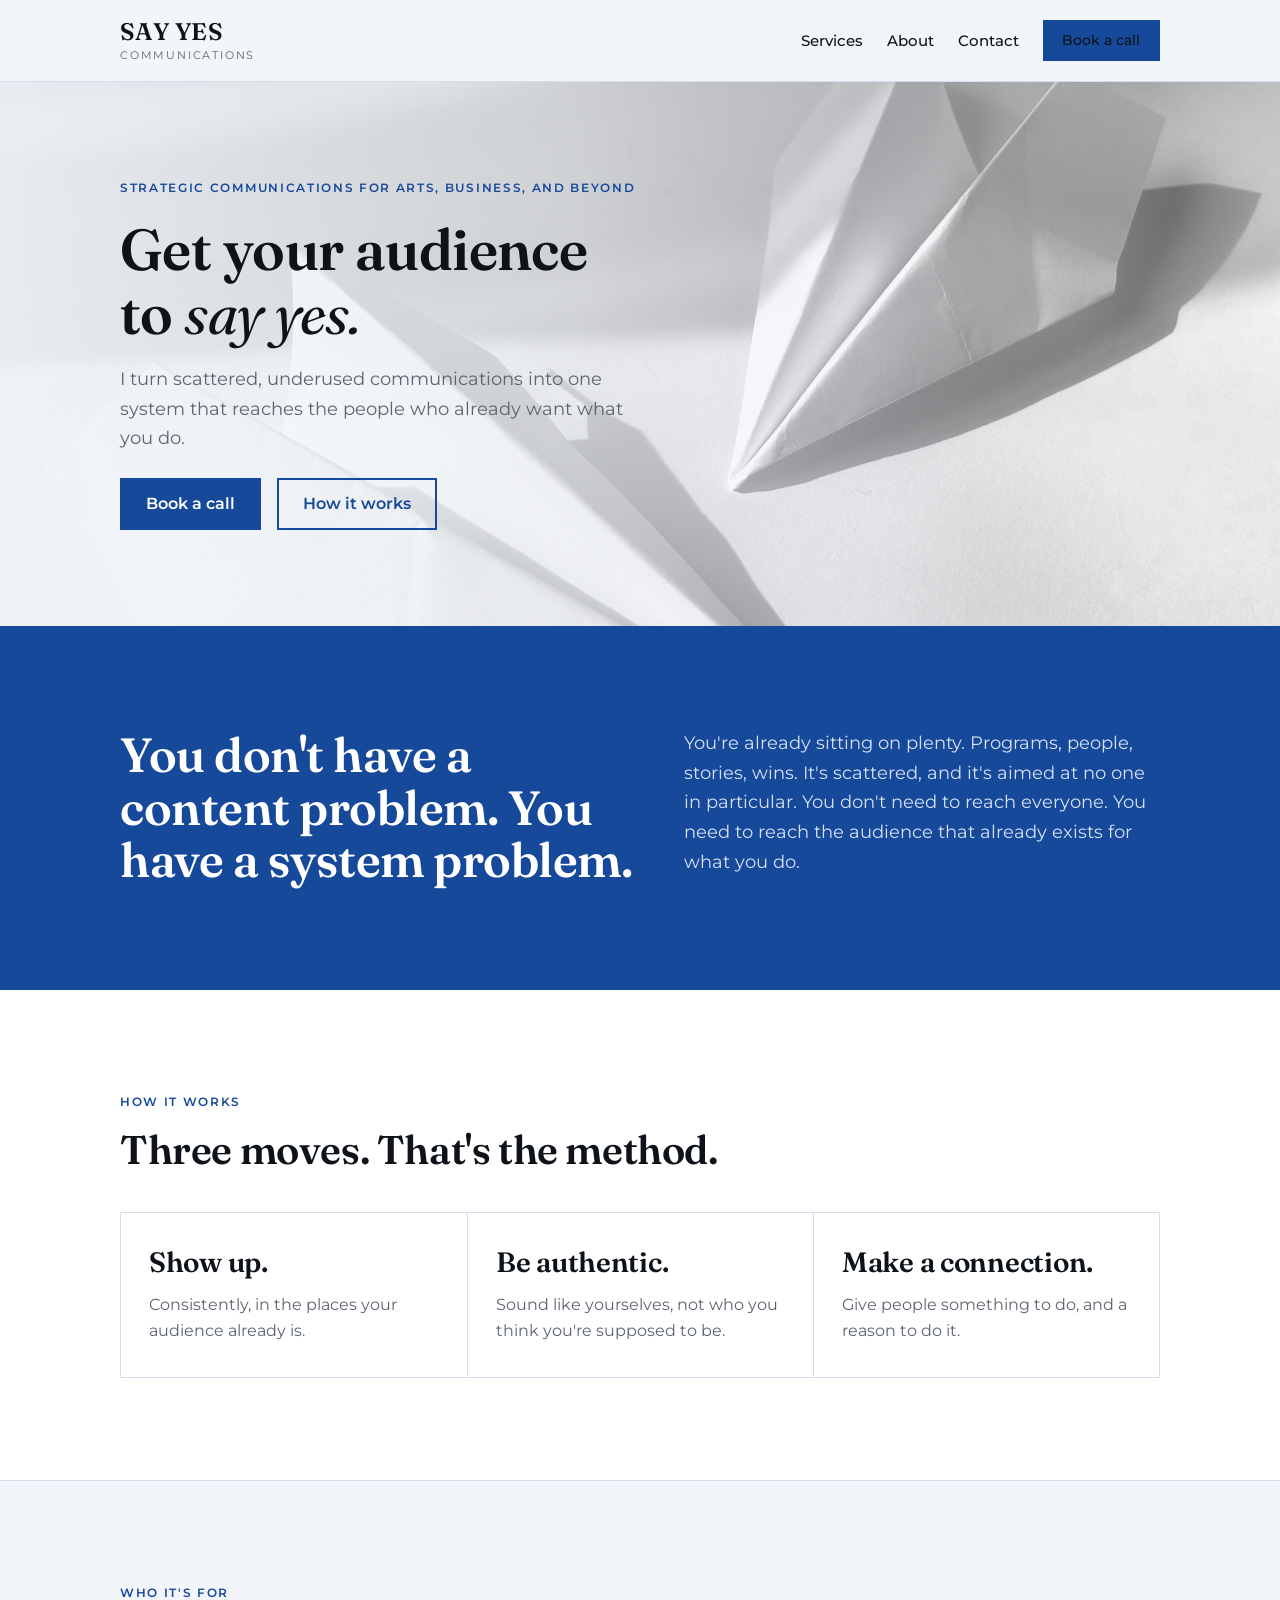
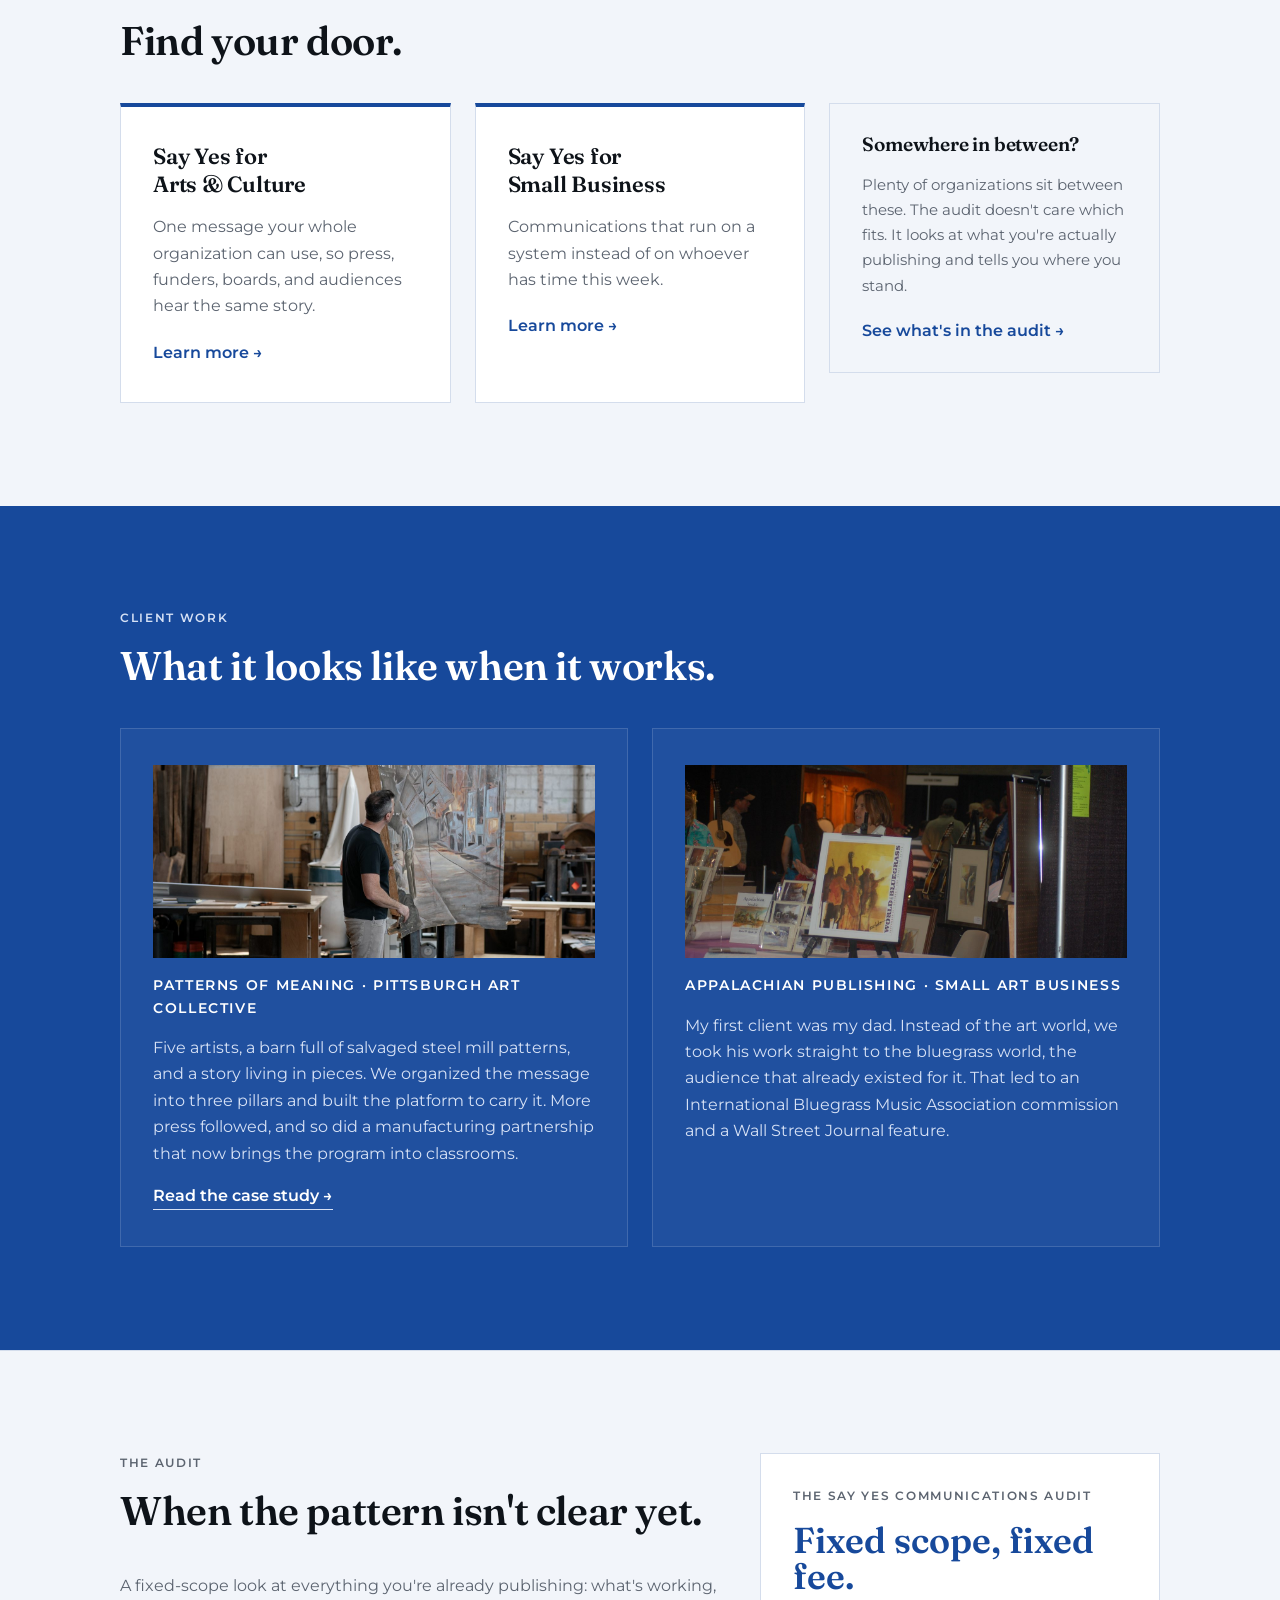
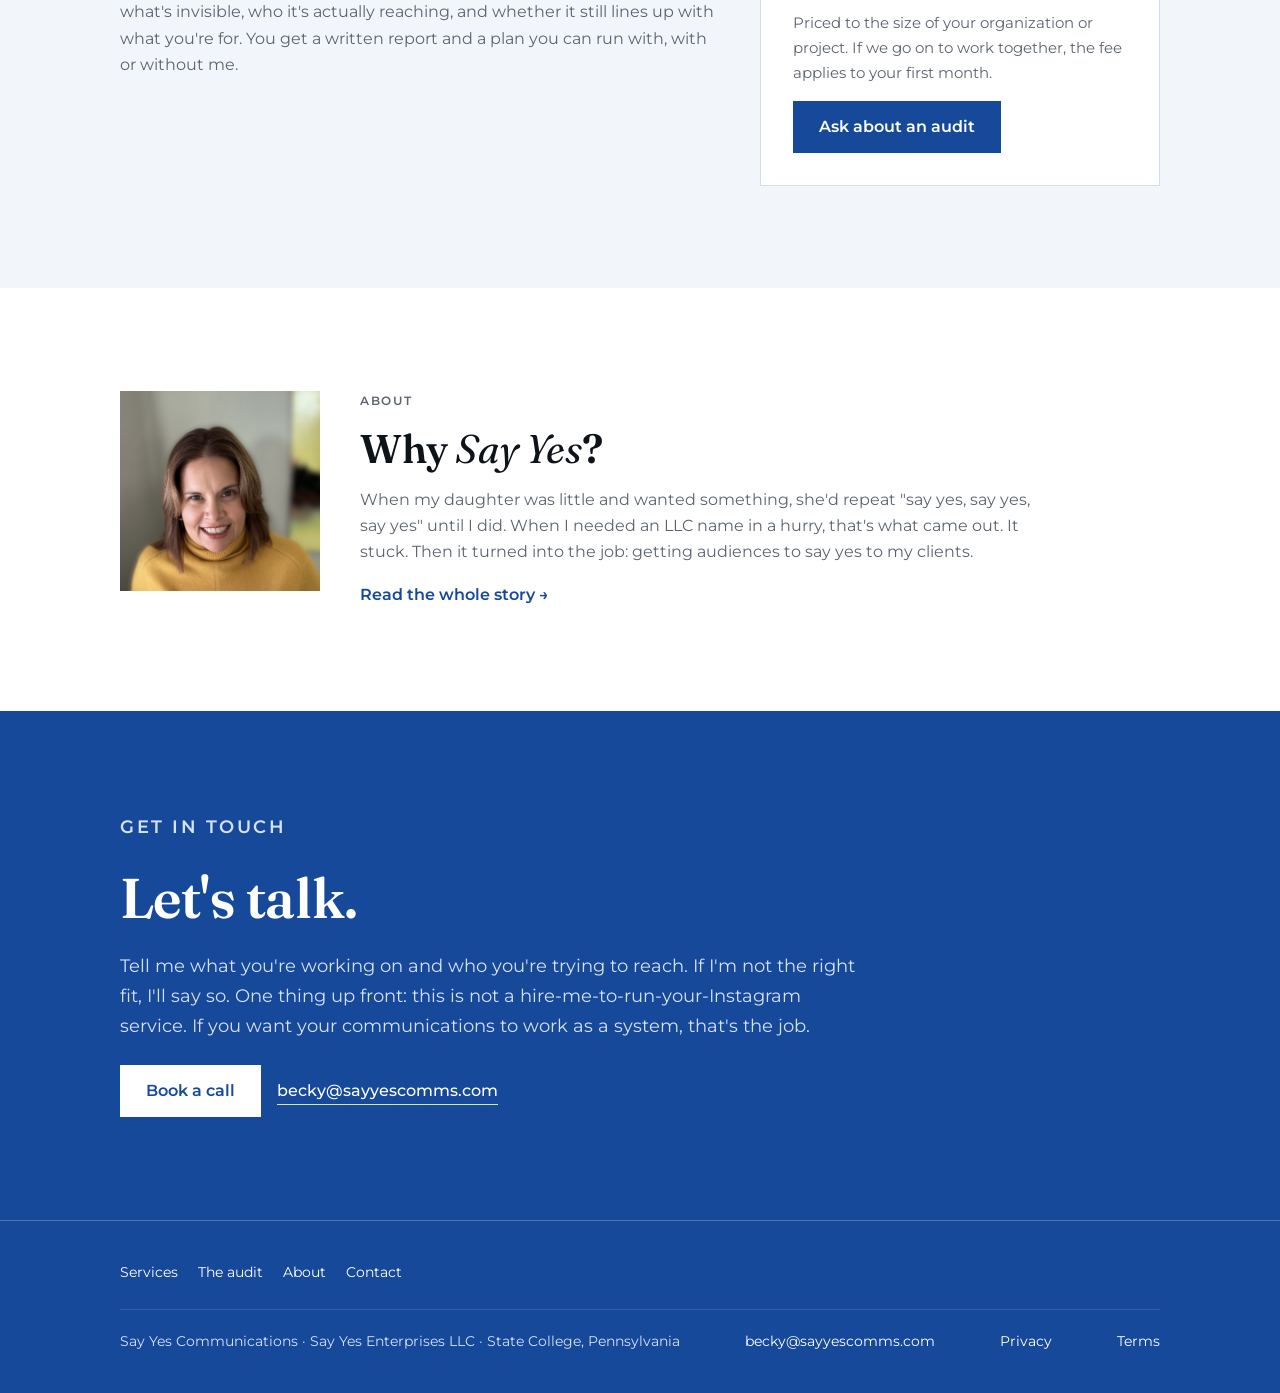
<file: index.html>
<!DOCTYPE html>
<html lang="en">
<head>
<meta charset="utf-8">
<meta name="viewport" content="width=device-width, initial-scale=1">
<script async src="https://www.googletagmanager.com/gtag/js?id=G-TKMDM813XF"></script>
<script>
  window.dataLayer = window.dataLayer || [];
  function gtag(){dataLayer.push(arguments);}
  gtag('js', new Date());
  gtag('config', 'G-TKMDM813XF');
</script>

<title>Say Yes Communications</title>
<meta name="description" content="Say Yes Communications turns scattered, underused communications into one system that reaches the audience that already exists for what you do. Arts and culture organizations, nonprofits, and small businesses.">
<link rel="preload" as="image" href="assets/hero-paper-planes.jpg">
<link rel="preconnect" href="https://fonts.googleapis.com">
<link rel="preconnect" href="https://fonts.gstatic.com" crossorigin>
<link href="https://fonts.googleapis.com/css2?family=Fraunces:ital,opsz,wght@0,9..144,400;0,9..144,600;1,9..144,400;1,9..144,600&family=Montserrat:wght@400;500;600&display=swap" rel="stylesheet">
<link rel="stylesheet" href="styles.css">
<link rel="icon" href="favicon.ico" sizes="any">
<link rel="icon" href="assets/favicon-32.png" type="image/png" sizes="32x32">
<link rel="icon" href="assets/favicon-192.png" type="image/png" sizes="192x192">
<link rel="apple-touch-icon" href="assets/apple-touch-icon.png">
<meta property="og:type" content="website">
<meta property="og:title" content="Say Yes Communications">
<meta property="og:description" content="Say Yes Communications turns scattered, underused communications into one system that reaches the audience that already exists for what you do. Arts and culture organizations, nonprofits, and small businesses.">
<meta property="og:image" content="https://sayyescomms.com/assets/social-share.jpg">
<link rel="canonical" href="https://sayyescomms.com/">
<meta property="og:url" content="https://sayyescomms.com/">
<meta name="twitter:card" content="summary_large_image">
</head>
<body>

<header class="site-header">
  <div class="wrap">
    <a class="brand" href="index.html" aria-label="Say Yes Communications home"><b>SAY YES</b><span>Communications</span></a>
    <nav class="nav" aria-label="Primary">
      <a href="services.html">Services</a>
      <a href="about.html">About</a>
      <a href="contact.html">Contact</a>
      <a class="btn" href="contact.html#book">Book a call</a>
    </nav>
  </div>
</header>

<main>

<section class="hero" id="top">
  <div class="frame">
    <div class="wrap inner">
    <div class="copy">
      <p class="eyebrow">Strategic communications for arts, business, and beyond</p>
      <h1>Get your audience to <em class="yes">say yes.</em></h1>
      <p class="lede">I turn scattered, underused communications into one system that reaches the people who already want what you do.</p>
      <div class="actions">
        <a class="btn" href="contact.html#book">Book a call</a>
        <a class="btn ghost" href="#how">How it works</a>
      </div>
    </div>
    </div>
  </div>
</section>

<section class="section reframe">
  <div class="wrap">
    <h2>You don't have a content problem. You have a system problem.</h2>
    <p>You're already sitting on plenty. Programs, people, stories, wins. It's scattered, and it's aimed at no one in particular. You don't need to reach everyone. You need to reach the audience that already exists for what you do.</p>
  </div>
</section>

<section class="section white" id="how">
  <div class="wrap">
    <div class="head">
      <p class="eyebrow">How it works</p>
      <h2>Three moves. That's the method.</h2>
    </div>
    <div class="moves">
      <div class="move"><h3>Show up.</h3><p>Consistently, in the places your audience already is.</p></div>
      <div class="move"><h3>Be authentic.</h3><p>Sound like yourselves, not who you think you're supposed to be.</p></div>
      <div class="move"><h3>Make a connection.</h3><p>Give people something to do, and a reason to do it.</p></div>
    </div>
  </div>
</section>

<section class="section" id="services">
  <div class="wrap">
    <div class="head">
      <p class="eyebrow">Who it's for</p>
      <h2>Find your door.</h2>
    </div>
    <div class="doors">
      <article class="door">
        <h3>Say Yes for Arts &amp; Culture</h3>
        <p>One message your whole organization can use, so press, funders, boards, and audiences hear the same story.</p>
        <a class="more" href="services.html#arts">Learn more &rarr;</a>
      </article>
      <article class="door">
        <h3>Say Yes for Small Business</h3>
        <p>Communications that run on a system instead of on whoever has time this week.</p>
        <a class="more" href="services.html#business">Learn more &rarr;</a>
      </article>
      <aside class="door router">
        <h3>Somewhere in between?</h3>
        <p>Plenty of organizations sit between these. The audit doesn't care which fits. It looks at what you're actually publishing and tells you where you stand.</p>
        <a class="more" href="#audit">See what's in the audit &rarr;</a>
      </aside>
    </div>
  </div>
</section>

<section class="section dark" id="proof">
  <div class="wrap">
    <div class="head">
      <p class="eyebrow">Client work</p>
      <h2>What it looks like when it works.</h2>
    </div>
    <div class="proof-grid">
      <article class="case">
        <img class="art" src="assets/proof-patterns-of-meaning.jpg" alt="Cory Bonnet moving a large painting in the Patterns of Meaning workshop" width="1400" height="612">
        <p class="who">Patterns of Meaning &middot; Pittsburgh art collective</p>
        <p>Five artists, a barn full of salvaged steel mill patterns, and a story living in pieces. We organized the message into three pillars and built the platform to carry it. More press followed, and so did a manufacturing partnership that now brings the program into classrooms.</p>
        <a class="more" href="case-patterns-of-meaning.html">Read the case study &rarr;</a>
      </article>
      <article class="case">
        <img class="art" src="assets/proof-appalachian-studio.jpg" alt="Robert Yonke's booth at IBMA World of Bluegrass with the poster painting on an easel" width="1400" height="612">
        <p class="who">Appalachian Publishing &middot; Small art business</p>
        <p>My first client was my dad. Instead of the art world, we took his work straight to the bluegrass world, the audience that already existed for it. That led to an International Bluegrass Music Association commission and a Wall Street Journal feature.</p>
      </article>
    </div>
  </div>
</section>

<section class="section offer" id="audit">
  <div class="wrap">
    <div>
      <div class="head">
        <p class="eyebrow">The audit</p>
        <h2>When the pattern isn't clear yet.</h2>
      </div>
      <p>A fixed-scope look at everything you're already publishing: what's working, what's invisible, who it's actually reaching, and whether it still lines up with what you're for. You get a written report and a plan you can run with, with or without me.</p>
    </div>
    <aside class="price">
      <p class="eyebrow">The Say Yes Communications Audit</p>
      <p class="num">Fixed scope, fixed fee.</p>
      <p class="fine">Priced to the size of your organization or project. If we go on to work together, the fee applies to your first month.</p>
      <div class="actions"><a class="btn" href="ask.html">Ask about an audit</a></div>
    </aside>
  </div>
</section>

<section class="section white why" id="about">
  <div class="wrap">
    <img class="headshot" src="assets/becky-sciullo.jpg" alt="Becky Sciullo" width="900" height="900">
    <div class="head" style="margin-bottom:0">
      <p class="eyebrow">About</p>
      <h2>Why <em class="yes">Say Yes</em>?</h2>
      <p>When my daughter was little and wanted something, she'd repeat "say yes, say yes, say yes" until I did. When I needed an LLC name in a hurry, that's what came out. It stuck. Then it turned into the job: getting audiences to say yes to my clients.</p>
      <a class="more" href="about.html">Read the whole story &rarr;</a>
    </div>
  </div>
</section>

<section class="section dark close" id="contact">
  <div class="wrap">
    <p class="eyebrow">Get in touch</p>
    <h2>Let's talk.</h2>
    <p>Tell me what you're working on and who you're trying to reach. If I'm not the right fit, I'll say so. One thing up front: this is not a hire-me-to-run-your-Instagram service. If you want your communications to work as a system, that's the job.</p>
    <div class="actions">
      <a class="btn" href="contact.html#book">Book a call</a>
      <a class="email" href="mailto:becky@sayyescomms.com">becky@sayyescomms.com</a>
    </div>
  </div>
</section>

</main>

<footer class="site-footer">
  <div class="wrap">
    <nav aria-label="Footer">
      <a href="services.html">Services</a>
      <a href="audit.html">The audit</a>
      <a href="about.html">About</a>
      <a href="contact.html">Contact</a>
    </nav>
    <div class="legal">
      <span>Say Yes Communications &middot; Say Yes Enterprises LLC &middot; State College, Pennsylvania</span>
      <a href="mailto:becky@sayyescomms.com">becky@sayyescomms.com</a>
      <a href="privacy.html">Privacy</a>
      <a href="terms.html">Terms</a>
    </div>
  </div>
</footer>

</body>
</html>
</file>
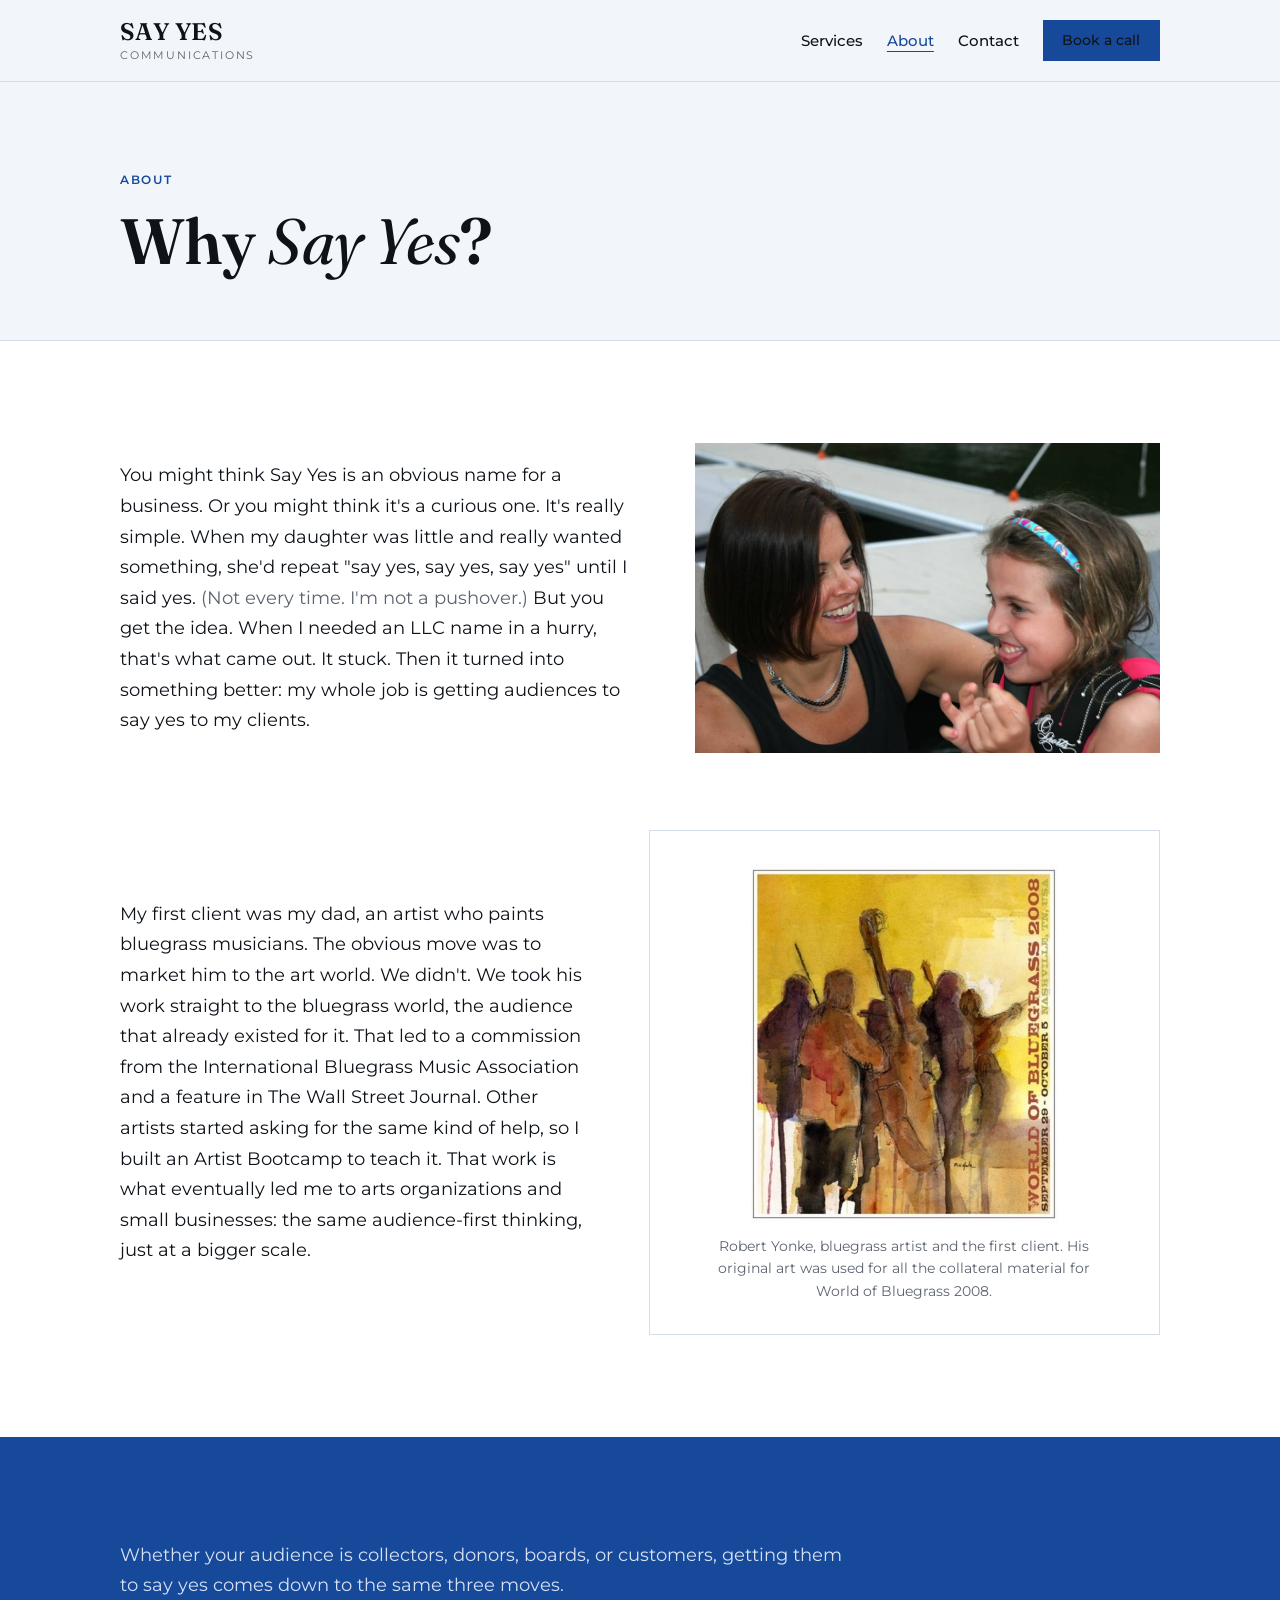
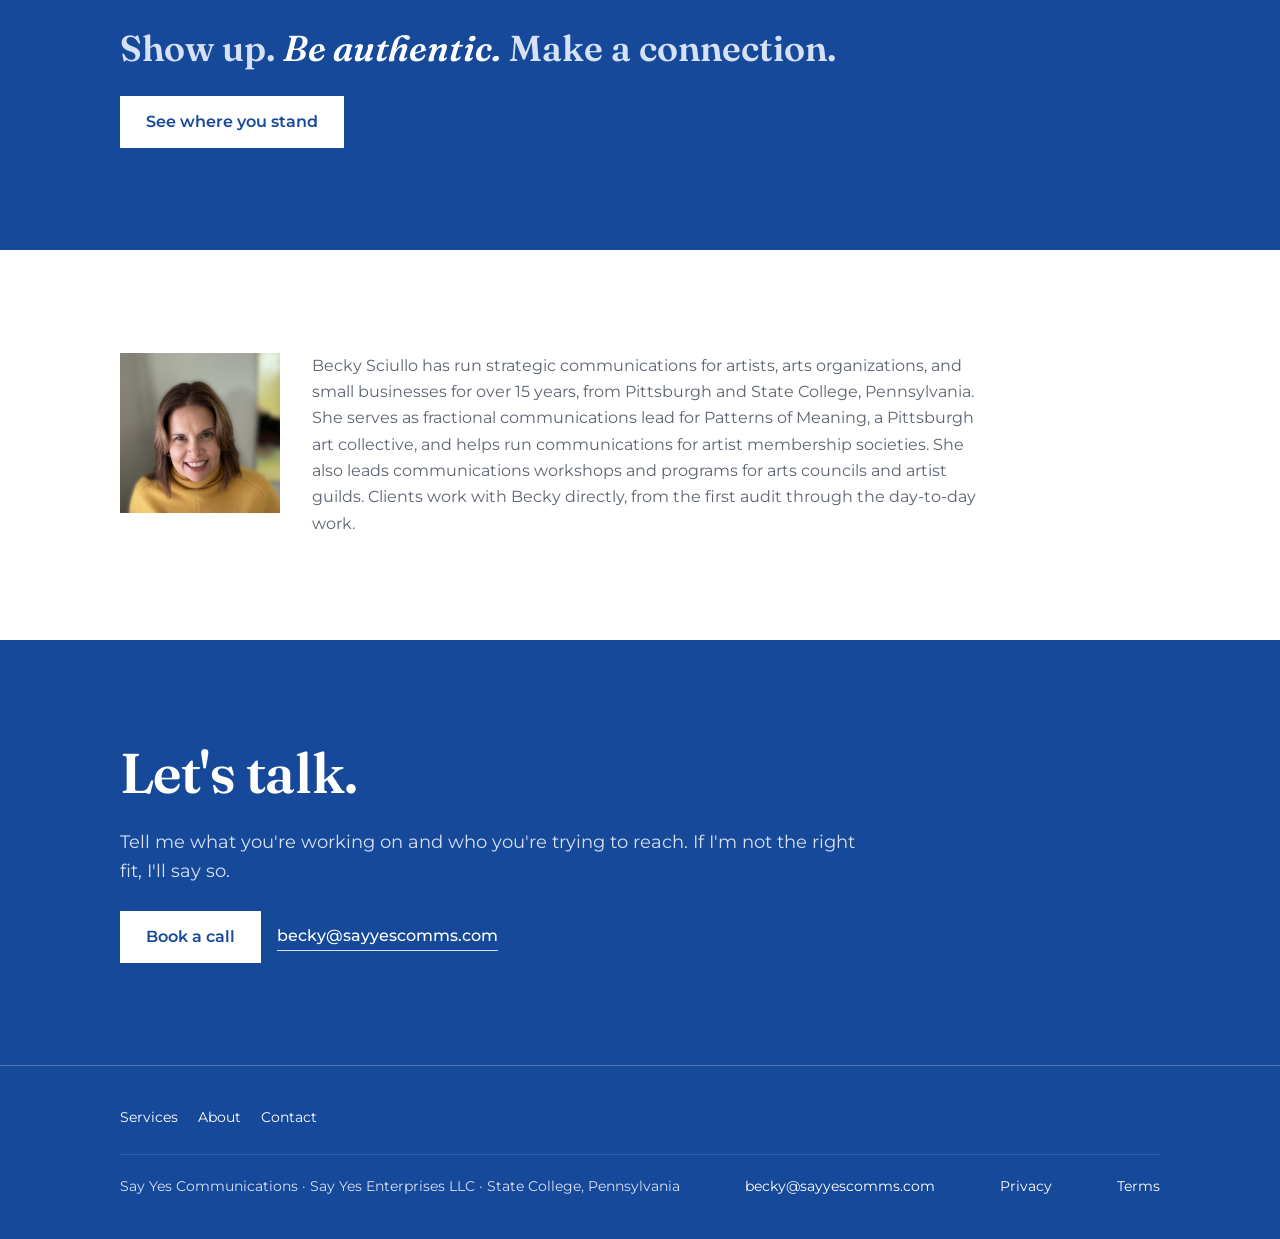
<file: about.html>
<!DOCTYPE html>
<html lang="en">
<head>
<meta charset="utf-8">
<meta name="viewport" content="width=device-width, initial-scale=1">
<script async src="https://www.googletagmanager.com/gtag/js?id=G-TKMDM813XF"></script>
<script>
  window.dataLayer = window.dataLayer || [];
  function gtag(){dataLayer.push(arguments);}
  gtag('js', new Date());
  gtag('config', 'G-TKMDM813XF');
</script>

<title>About | Say Yes Communications</title>
<meta name="description" content="Why the business is called Say Yes, the bluegrass artist who was the first client, and the three moves behind every engagement: show up, be authentic, make a connection.">
<link rel="preconnect" href="https://fonts.googleapis.com">
<link rel="preconnect" href="https://fonts.gstatic.com" crossorigin>
<link href="https://fonts.googleapis.com/css2?family=Fraunces:ital,opsz,wght@0,9..144,400;0,9..144,600;1,9..144,400;1,9..144,600&family=Montserrat:wght@400;500;600&display=swap" rel="stylesheet">
<link rel="stylesheet" href="styles.css">
<link rel="icon" href="favicon.ico" sizes="any">
<link rel="icon" href="assets/favicon-32.png" type="image/png" sizes="32x32">
<link rel="icon" href="assets/favicon-192.png" type="image/png" sizes="192x192">
<link rel="apple-touch-icon" href="assets/apple-touch-icon.png">
<meta property="og:type" content="website">
<meta property="og:title" content="About | Say Yes Communications">
<meta property="og:description" content="Why the business is called Say Yes, the bluegrass artist who was the first client, and the three moves behind every engagement: show up, be authentic, make a connection.">
<meta property="og:image" content="https://sayyescomms.com/assets/social-share.jpg">
<link rel="canonical" href="https://sayyescomms.com/about.html">
<meta property="og:url" content="https://sayyescomms.com/about.html">
<meta name="twitter:card" content="summary_large_image">
</head>
<body>

<header class="site-header">
  <div class="wrap">
    <a class="brand" href="index.html" aria-label="Say Yes Communications home"><b>SAY YES</b><span>Communications</span></a>
    <nav class="nav" aria-label="Primary">
      <a href="services.html">Services</a>
      <a href="about.html" class="on">About</a>
      <a href="contact.html">Contact</a>
      <a class="btn" href="contact.html#book">Book a call</a>
    </nav>
  </div>
</header>

<main>

<section class="masthead">
  <div class="wrap">
    <p class="eyebrow">About</p>
    <h1>Why <em class="yes">Say Yes</em>?</h1>
  </div>
</section>

<section class="section white" id="story">
  <div class="wrap story-rows">
    <div class="story-row">
      <div class="story">
        <p>You might think Say Yes is an obvious name for a business. Or you might think it's a curious one. It's really simple. When my daughter was little and really wanted something, she'd repeat "say yes, say yes, say yes" until I said yes. <span class="aside">(Not every time. I'm not a pushover.)</span> But you get the idea. When I needed an LLC name in a hurry, that's what came out. It stuck. Then it turned into something better: my whole job is getting audiences to say yes to my clients.</p>
      </div>
      <figure class="story-photo"><img src="assets/becky-cecilia.jpg" alt="Becky and her daughter Cecilia laughing on a boat" width="1024" height="682"></figure>
    </div>
    <div class="story-row flip">
      <figure class="story-photo art">
        <img src="assets/bluegrass-painting.jpg" alt="Robert Yonke's watercolor of bluegrass musicians, the original art for World of Bluegrass 2008" width="307" height="360">
        <figcaption>Robert Yonke, bluegrass artist and the first client. His original art was used for all the collateral material for World of Bluegrass 2008.</figcaption>
      </figure>
      <div class="story">
        <p>My first client was my dad, an artist who paints bluegrass musicians. The obvious move was to market him to the art world. We didn't. We took his work straight to the bluegrass world, the audience that already existed for it. That led to a commission from the International Bluegrass Music Association and a feature in The Wall Street Journal. Other artists started asking for the same kind of help, so I built an Artist Bootcamp to teach it. That work is what eventually led me to arts organizations and small businesses: the same audience-first thinking, just at a bigger scale.</p>
      </div>
    </div>
  </div>
</section>

<section class="section blue" id="method">
  <div class="wrap">
    <div class="story">
      <p>Whether your audience is collectors, donors, boards, or customers, getting them to say yes comes down to the same three moves.</p>
      <p class="moves-inline">Show up. <em>Be authentic.</em> Make a connection.</p>
      <div class="actions"><a class="btn" href="audit.html">See where you stand</a></div>
    </div>
  </div>
</section>

<section class="section white" id="bio">
  <div class="wrap">
    <div class="bio">
      <img class="headshot" src="assets/becky-sciullo.jpg" alt="Becky Sciullo" width="900" height="900">
      <p>Becky Sciullo has run strategic communications for artists, arts organizations, and small businesses for over 15 years, from Pittsburgh and State College, Pennsylvania. She serves as fractional communications lead for Patterns of Meaning, a Pittsburgh art collective, and helps run communications for artist membership societies. She also leads communications workshops and programs for arts councils and artist guilds. Clients work with Becky directly, from the first audit through the day-to-day work.</p>
    </div>
  </div>
</section>

<section class="section dark close" id="contact">
  <div class="wrap">
    <h2>Let's talk.</h2>
    <p>Tell me what you're working on and who you're trying to reach. If I'm not the right fit, I'll say so.</p>
    <div class="actions">
      <a class="btn" href="contact.html#book">Book a call</a>
      <a class="email" href="mailto:becky@sayyescomms.com">becky@sayyescomms.com</a>
    </div>
  </div>
</section>

</main>

<footer class="site-footer">
  <div class="wrap">
    <nav aria-label="Footer">
      <a href="services.html">Services</a>
      <a href="about.html">About</a>
      <a href="contact.html">Contact</a>
    </nav>
    <div class="legal">
      <span>Say Yes Communications &middot; Say Yes Enterprises LLC &middot; State College, Pennsylvania</span>
      <a href="mailto:becky@sayyescomms.com">becky@sayyescomms.com</a>
      <a href="privacy.html">Privacy</a>
      <a href="terms.html">Terms</a>
    </div>
  </div>
</footer>

</body>
</html>
</file>
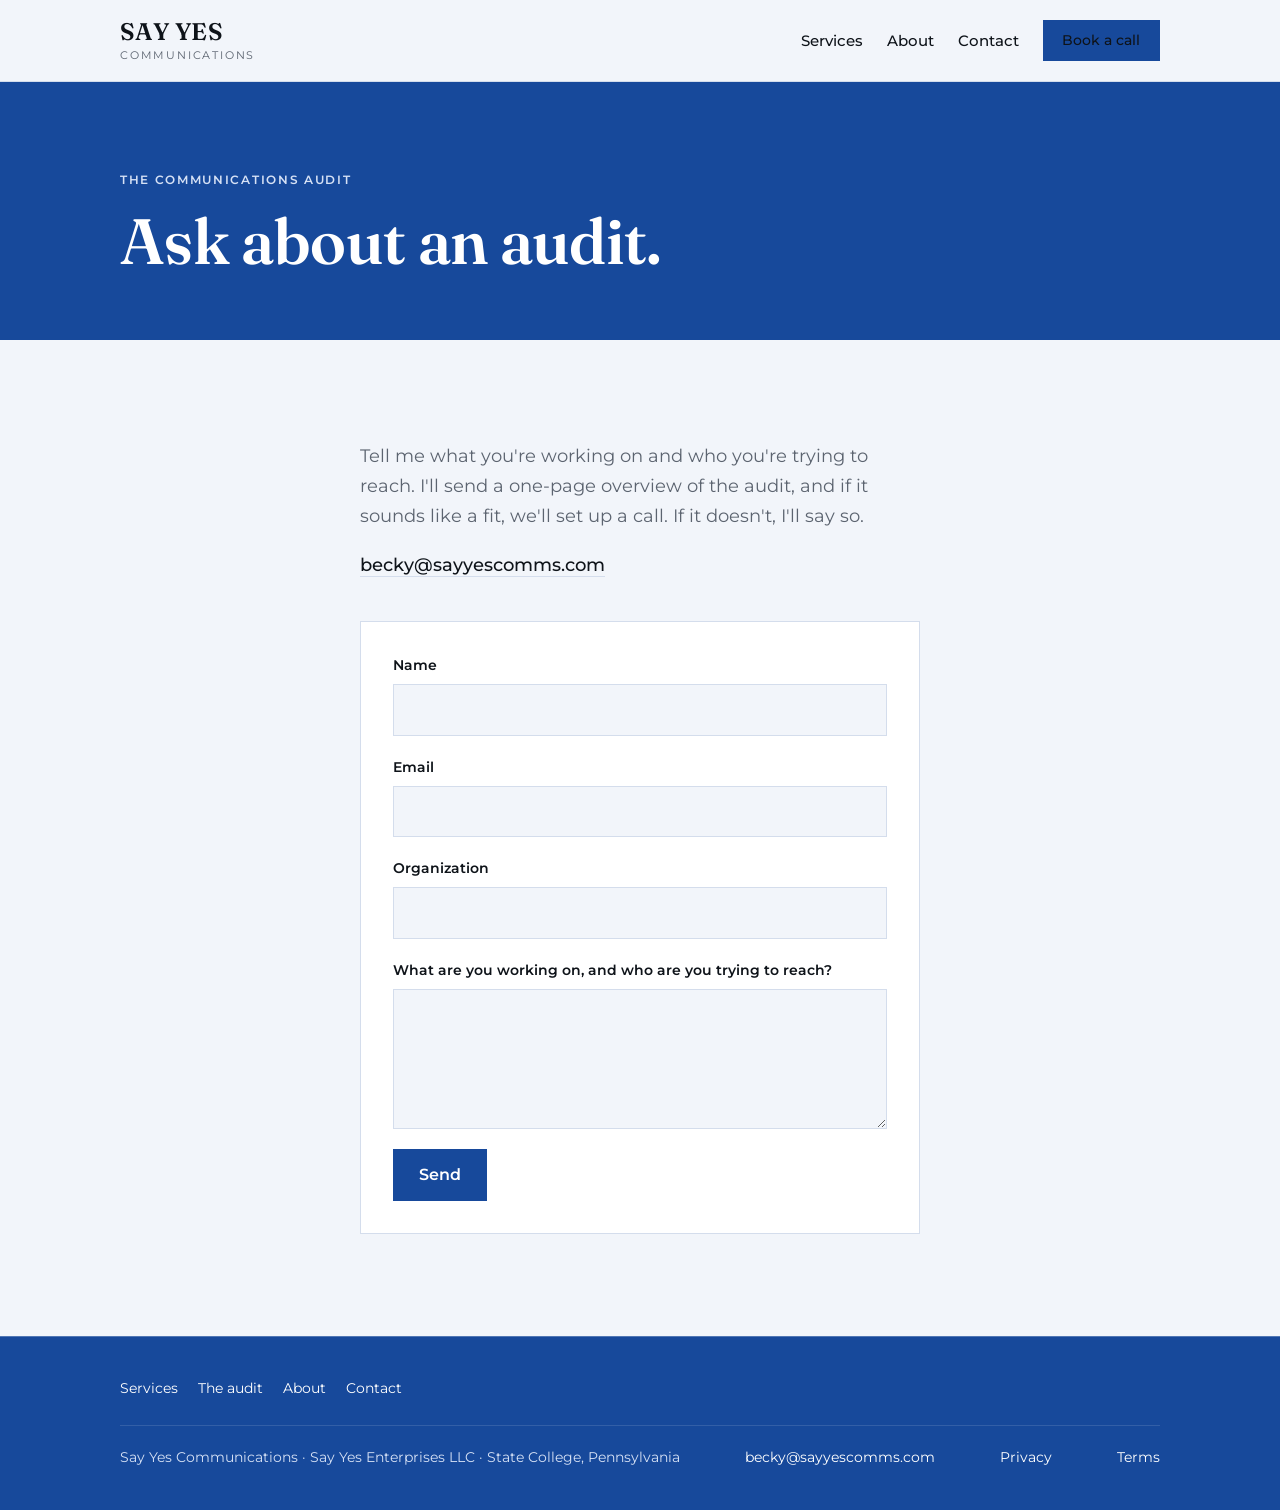
<file: ask.html>
<!DOCTYPE html>
<html lang="en">
<head>
<meta charset="utf-8">
<meta name="viewport" content="width=device-width, initial-scale=1">
<script async src="https://www.googletagmanager.com/gtag/js?id=G-TKMDM813XF"></script>
<script>
  window.dataLayer = window.dataLayer || [];
  function gtag(){dataLayer.push(arguments);}
  gtag('js', new Date());
  gtag('config', 'G-TKMDM813XF');
</script>

<title>Ask About an Audit | Say Yes Communications</title>
<meta name="description" content="Ask about a communications audit with Say Yes Communications. Tell me what you're working on and who you're trying to reach.">
<link rel="preconnect" href="https://fonts.googleapis.com">
<link rel="preconnect" href="https://fonts.gstatic.com" crossorigin>
<link href="https://fonts.googleapis.com/css2?family=Fraunces:ital,opsz,wght@0,9..144,400;0,9..144,600;1,9..144,400;1,9..144,600&family=Montserrat:wght@400;500;600&display=swap" rel="stylesheet">
<link rel="stylesheet" href="styles.css">
<link rel="icon" href="favicon.ico" sizes="any">
<link rel="icon" href="assets/favicon-32.png" type="image/png" sizes="32x32">
<link rel="icon" href="assets/favicon-192.png" type="image/png" sizes="192x192">
<link rel="apple-touch-icon" href="assets/apple-touch-icon.png">
<meta property="og:type" content="website">
<meta property="og:title" content="Ask About an Audit | Say Yes Communications">
<meta property="og:description" content="Ask about a communications audit with Say Yes Communications. Tell me what you're working on and who you're trying to reach.">
<meta property="og:image" content="https://sayyescomms.com/assets/social-share.jpg">
<link rel="canonical" href="https://sayyescomms.com/ask.html">
<meta property="og:url" content="https://sayyescomms.com/ask.html">
<meta name="twitter:card" content="summary_large_image">
</head>
<body>

<header class="site-header">
  <div class="wrap">
    <a class="brand" href="index.html" aria-label="Say Yes Communications home"><b>SAY YES</b><span>Communications</span></a>
    <nav class="nav" aria-label="Primary">
      <a href="services.html">Services</a>
      <a href="about.html">About</a>
      <a href="contact.html">Contact</a>
      <a class="btn" href="contact.html#book">Book a call</a>
    </nav>
  </div>
</header>

<main>

<section class="masthead blue">
  <div class="wrap">
    <p class="eyebrow">The communications audit</p>
    <h1>Ask about an audit.</h1>
  </div>
</section>

<section class="section contact" id="ask">
  <div class="wrap">
    <div class="lead">
      <p>Tell me what you're working on and who you're trying to reach. I'll send a one-page overview of the audit, and if it sounds like a fit, we'll set up a call. If it doesn't, I'll say so.</p>
      <p><a class="email" href="mailto:becky@sayyescomms.com">becky@sayyescomms.com</a></p>
    </div>
    <form class="f" id="contact-form" action="https://formspree.io/f/mbgljwld" method="post">
      <input type="hidden" name="_subject" value="Audit inquiry from sayyescomms.com">
      <input type="hidden" name="source" value="Ask about an audit">
      <label for="cf-name">Name<input id="cf-name" name="name" type="text" autocomplete="name" required></label>
      <label for="cf-email">Email<input id="cf-email" name="email" type="email" autocomplete="email" required></label>
      <label for="cf-org">Organization<input id="cf-org" name="organization" type="text" autocomplete="organization"></label>
      <label for="cf-msg">What are you working on, and who are you trying to reach?<textarea id="cf-msg" name="message" required></textarea></label>
      <button class="btn" type="submit">Send</button>
    </form>
    <div class="f-success" id="contact-success" hidden>
      <p>Got it, thanks. I'll be in touch soon with the overview.</p>
    </div>
  </div>
</section>

</main>

<script>
(function () {
  var form = document.getElementById('contact-form');
  var success = document.getElementById('contact-success');
  if (!form) return;
  form.addEventListener('submit', function (e) {
    e.preventDefault();
    fetch(form.action, {
      method: 'POST',
      body: new FormData(form),
      headers: { 'Accept': 'application/json' }
    }).then(function (response) {
      if (response.ok) {
        form.hidden = true;
        success.hidden = false;
      } else {
        response.json().then(function (data) {
          alert((data.errors || []).map(function (e) { return e.message; }).join(', ') || 'Something went wrong. Please email becky@sayyescomms.com directly.');
        }).catch(function () {
          alert('Something went wrong. Please email becky@sayyescomms.com directly.');
        });
      }
    }).catch(function () {
      alert('Something went wrong. Please email becky@sayyescomms.com directly.');
    });
  });
})();
</script>

<footer class="site-footer">
  <div class="wrap">
    <nav aria-label="Footer">
      <a href="services.html">Services</a>
      <a href="audit.html">The audit</a>
      <a href="about.html">About</a>
      <a href="contact.html">Contact</a>
    </nav>
    <div class="legal">
      <span>Say Yes Communications &middot; Say Yes Enterprises LLC &middot; State College, Pennsylvania</span>
      <a href="mailto:becky@sayyescomms.com">becky@sayyescomms.com</a>
      <a href="privacy.html">Privacy</a>
      <a href="terms.html">Terms</a>
    </div>
  </div>
</footer>

</body>
</html>
</file>
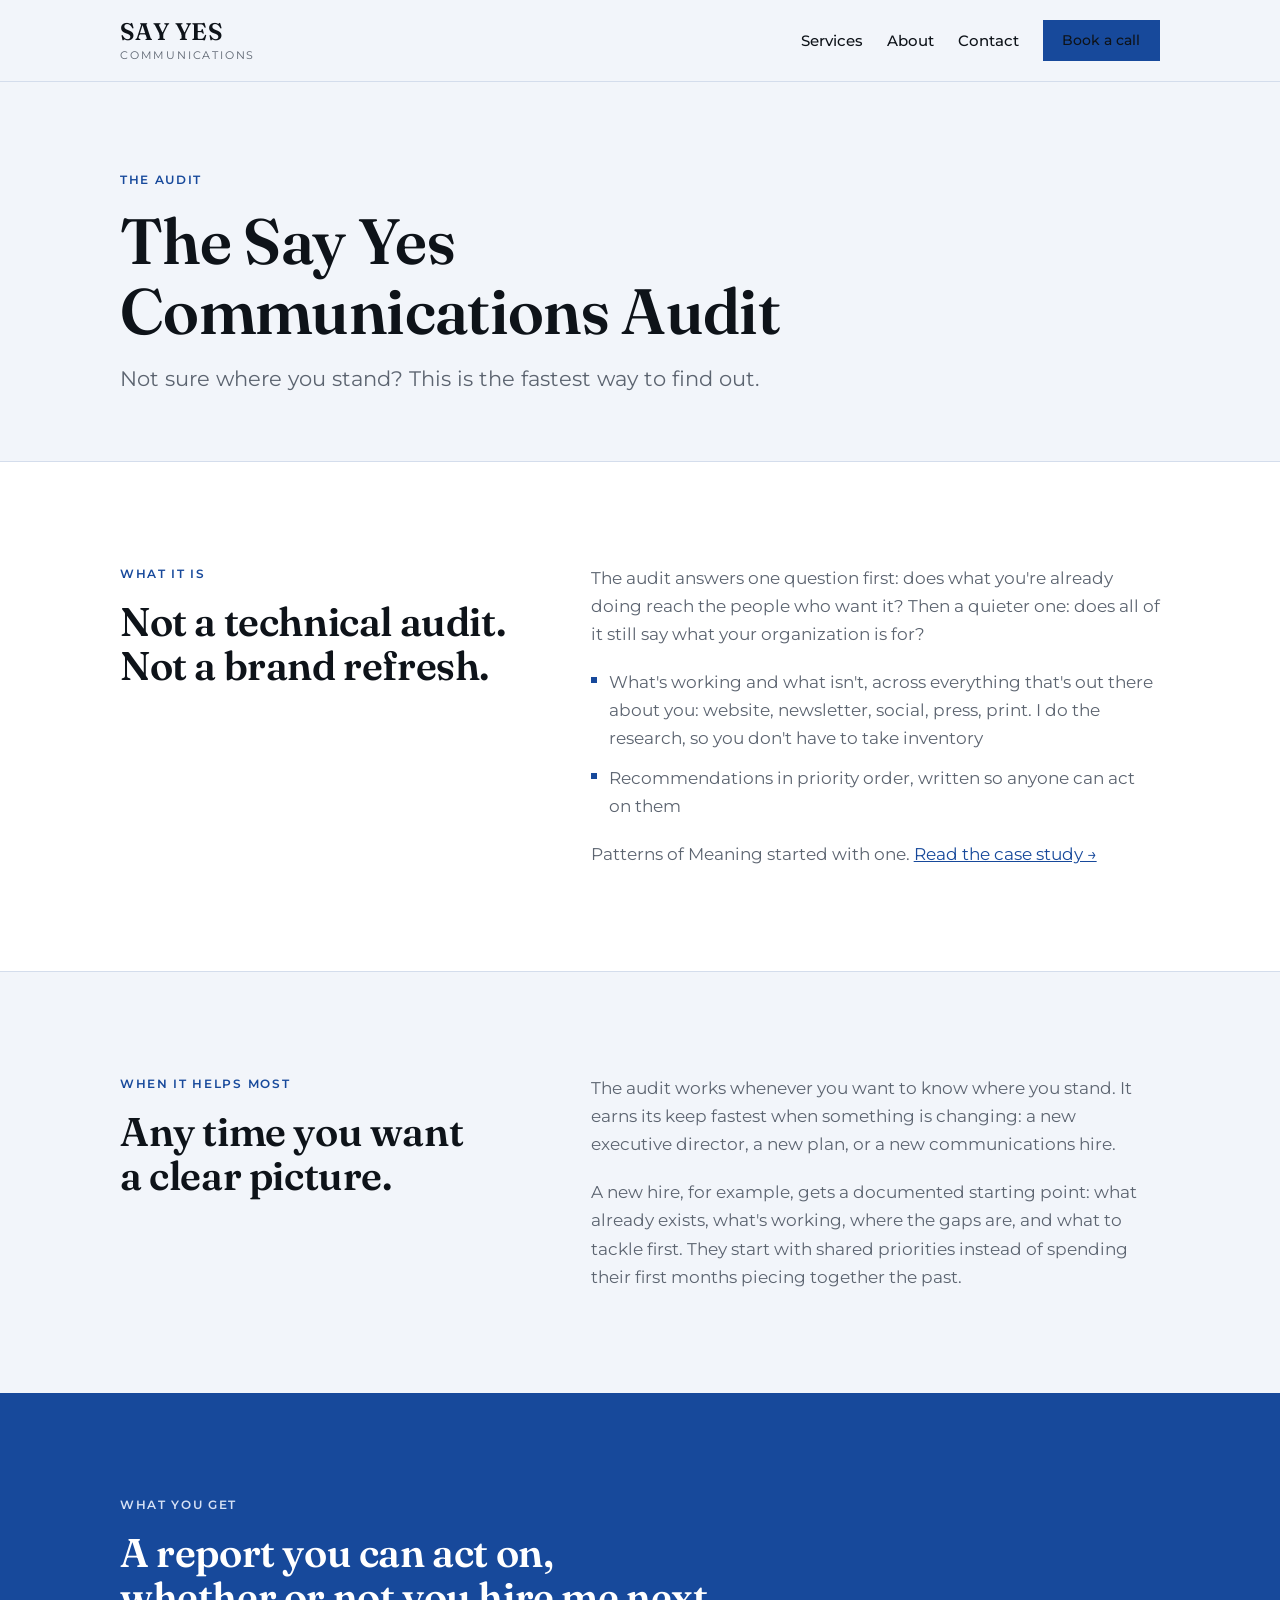
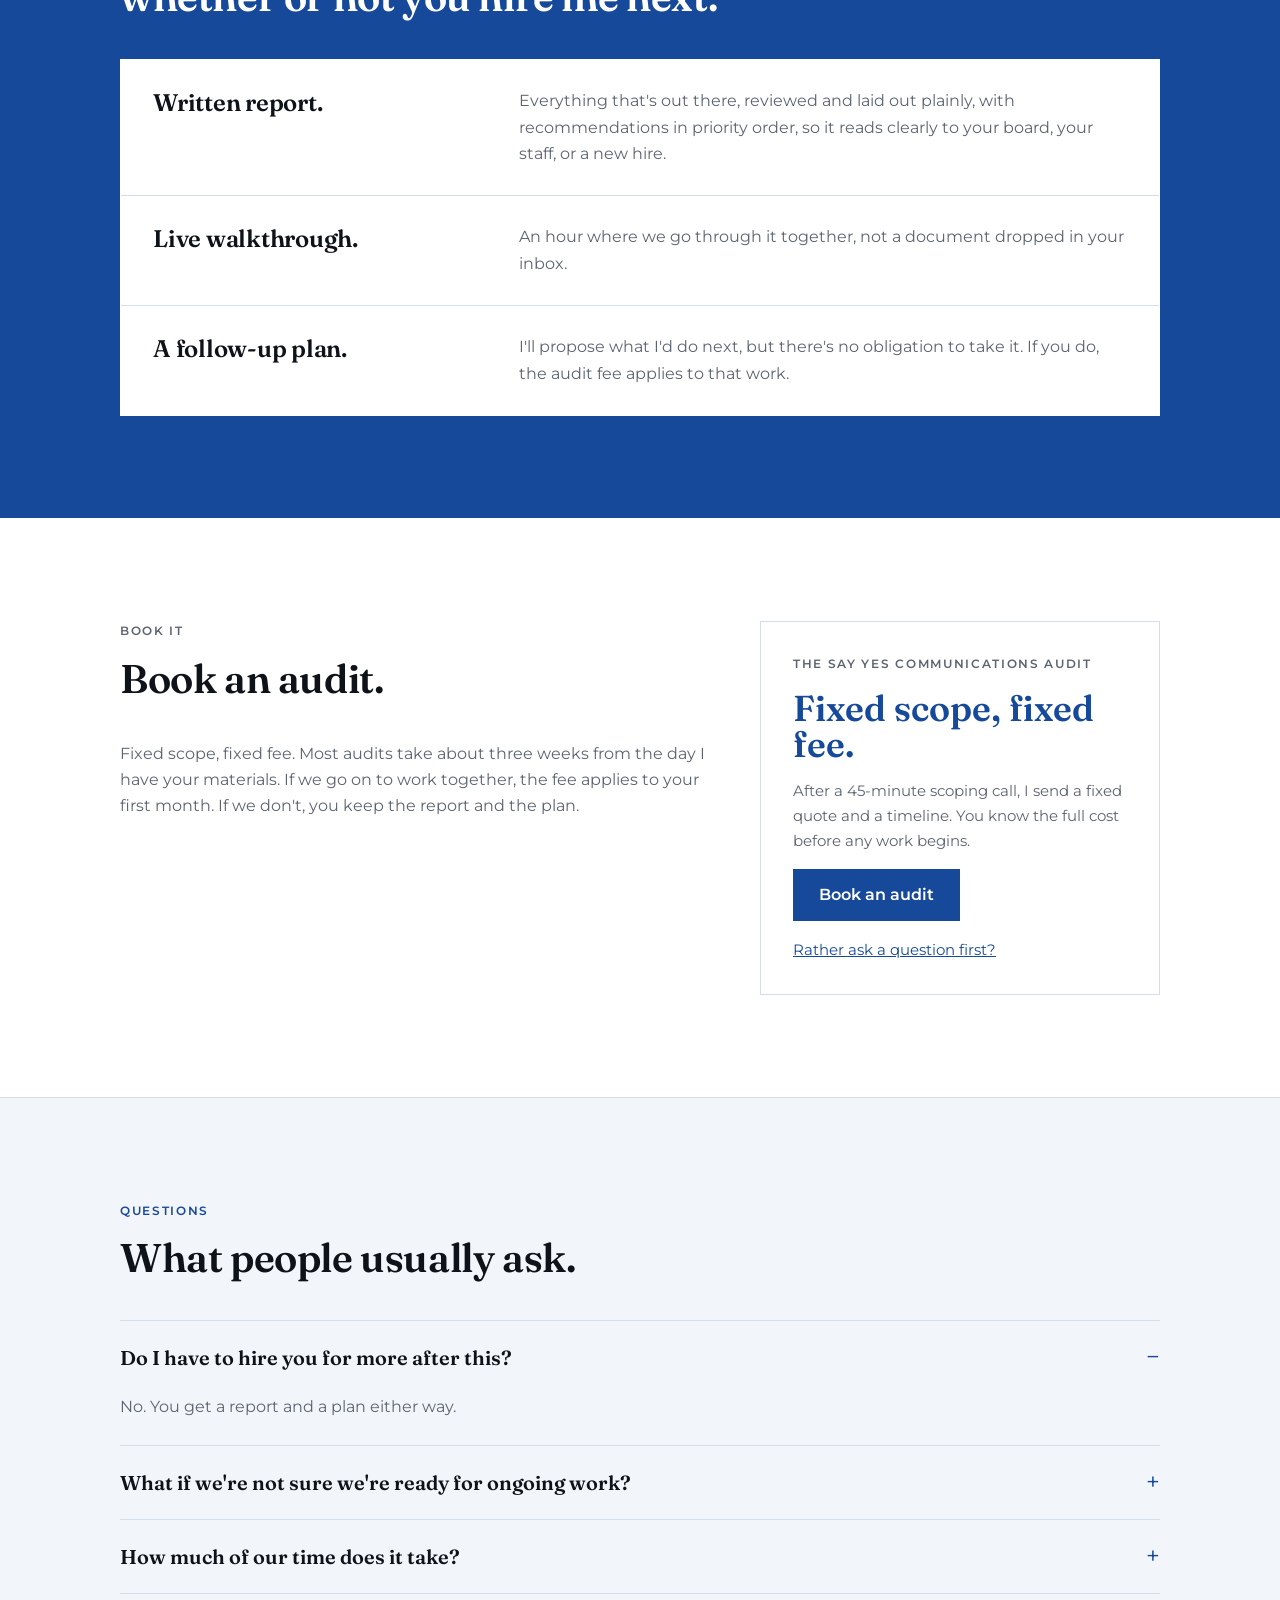
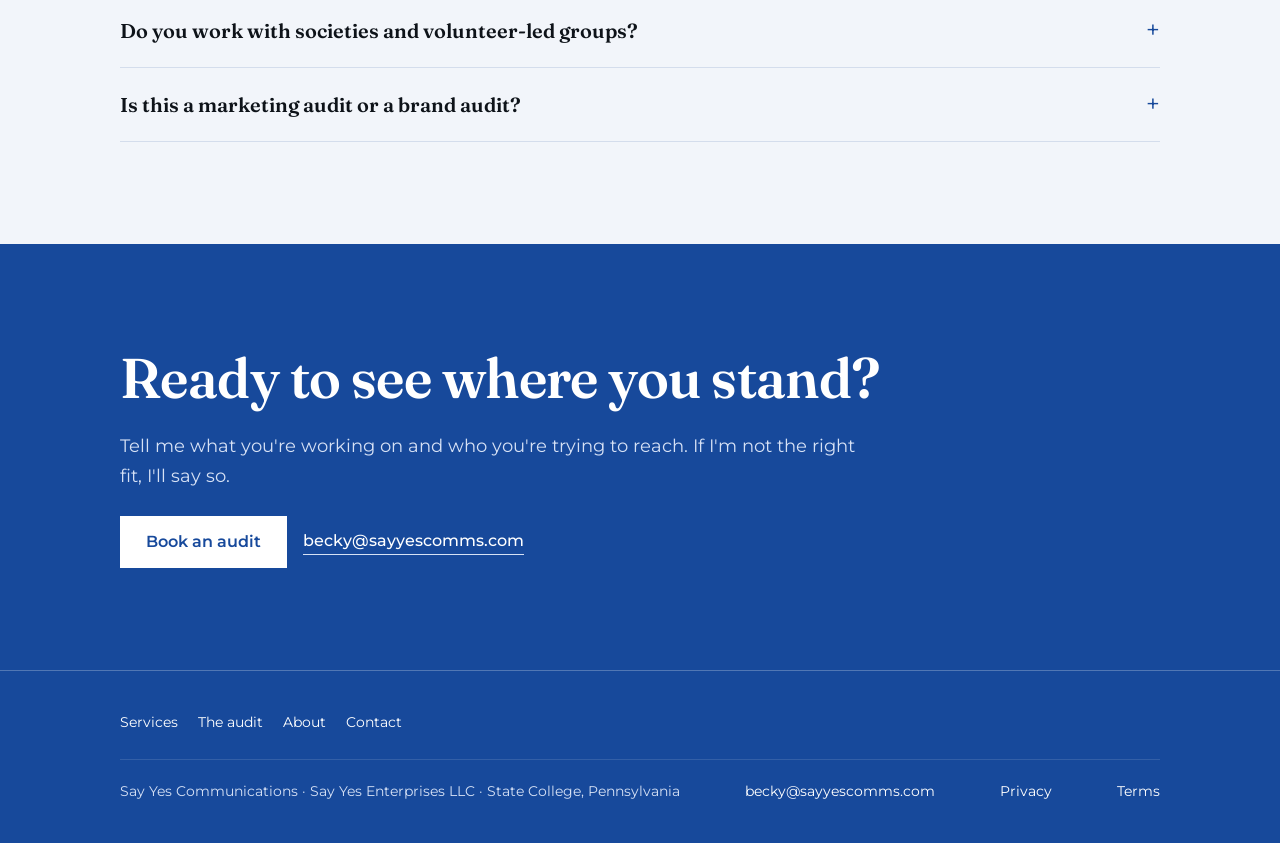
<file: audit.html>
<!DOCTYPE html>
<html lang="en">
<head>
<meta charset="utf-8">
<meta name="viewport" content="width=device-width, initial-scale=1">
<script async src="https://www.googletagmanager.com/gtag/js?id=G-TKMDM813XF"></script>
<script>
  window.dataLayer = window.dataLayer || [];
  function gtag(){dataLayer.push(arguments);}
  gtag('js', new Date());
  gtag('config', 'G-TKMDM813XF');
</script>

<title>The Communications Audit | Say Yes Communications</title>
<meta name="description" content="The Say Yes Communications Audit: a fixed-scope look at everything you're publishing, who it reaches, and whether it still says what your organization is for. Written report, live walkthrough, and a plan.">
<link rel="preconnect" href="https://fonts.googleapis.com">
<link rel="preconnect" href="https://fonts.gstatic.com" crossorigin>
<link href="https://fonts.googleapis.com/css2?family=Fraunces:ital,opsz,wght@0,9..144,400;0,9..144,600;1,9..144,400;1,9..144,600&family=Montserrat:wght@400;500;600&display=swap" rel="stylesheet">
<link rel="stylesheet" href="styles.css">
<link rel="icon" href="favicon.ico" sizes="any">
<link rel="icon" href="assets/favicon-32.png" type="image/png" sizes="32x32">
<link rel="icon" href="assets/favicon-192.png" type="image/png" sizes="192x192">
<link rel="apple-touch-icon" href="assets/apple-touch-icon.png">
<meta property="og:type" content="website">
<meta property="og:title" content="The Communications Audit | Say Yes Communications">
<meta property="og:description" content="The Say Yes Communications Audit: a fixed-scope look at everything you're publishing, who it reaches, and whether it still says what your organization is for. Written report, live walkthrough, and a plan.">
<meta property="og:image" content="https://sayyescomms.com/assets/social-share.jpg">
<link rel="canonical" href="https://sayyescomms.com/audit.html">
<meta property="og:url" content="https://sayyescomms.com/audit.html">
<meta name="twitter:card" content="summary_large_image">
</head>
<body>

<header class="site-header">
  <div class="wrap">
    <a class="brand" href="index.html" aria-label="Say Yes Communications home"><b>SAY YES</b><span>Communications</span></a>
    <nav class="nav" aria-label="Primary">
      <a href="services.html">Services</a>
      <a href="about.html">About</a>
      <a href="contact.html">Contact</a>
      <a class="btn" href="contact.html#book">Book a call</a>
    </nav>
  </div>
</header>

<main>

<section class="masthead">
  <div class="wrap">
    <p class="eyebrow">The audit</p>
    <h1>The Say Yes Communications Audit</h1>
    <p class="lede">Not sure where you stand? This is the fastest way to find out.</p>
  </div>
</section>

<section class="section white split" id="what">
  <div class="wrap">
    <div class="head" style="margin-bottom:0">
      <p class="eyebrow">What it is</p>
      <h2>Not a technical audit. Not a brand refresh.</h2>
    </div>
    <div class="body">
      <p>The audit answers one question first: does what you're already doing reach the people who want it? Then a quieter one: does all of it still say what your organization is for?</p>
      <ul class="check">
        <li>What's working and what isn't, across everything that's out there about you: website, newsletter, social, press, print. I do the research, so you don't have to take inventory</li>
        <li>Recommendations in priority order, written so anyone can act on them</li>
      </ul>
      <p>Patterns of Meaning started with one. <a href="case-patterns-of-meaning.html">Read the case study &rarr;</a></p>
    </div>
  </div>
</section>

<section class="section split" id="new-hire">
  <div class="wrap">
    <div class="head" style="margin-bottom:0">
      <p class="eyebrow">When it helps most</p>
      <h2>Any time you want a clear picture.</h2>
    </div>
    <div class="body">
      <p>The audit works whenever you want to know where you stand. It earns its keep fastest when something is changing: a new executive director, a new plan, or a new communications hire.</p>
      <p>A new hire, for example, gets a documented starting point: what already exists, what's working, where the gaps are, and what to tackle first. They start with shared priorities instead of spending their first months piecing together the past.</p>
    </div>
  </div>
</section>

<section class="section blue" id="get">
  <div class="wrap">
    <div class="head">
      <p class="eyebrow">What you get</p>
      <h2>A report you can act on, whether or not you hire me next.</h2>
    </div>
    <div class="rows">
      <div class="row"><h3>Written report.</h3><p>Everything that's out there, reviewed and laid out plainly, with recommendations in priority order, so it reads clearly to your board, your staff, or a new hire.</p></div>
      <div class="row"><h3>Live walkthrough.</h3><p>An hour where we go through it together, not a document dropped in your inbox.</p></div>
      <div class="row"><h3>A follow-up plan.</h3><p>I'll propose what I'd do next, but there's no obligation to take it. If you do, the audit fee applies to that work.</p></div>
    </div>
  </div>
</section>

<section class="section white offer" id="book">
  <div class="wrap">
    <div>
      <div class="head">
        <p class="eyebrow">Book it</p>
        <h2>Book an audit.</h2>
      </div>
      <p>Fixed scope, fixed fee. Most audits take about three weeks from the day I have your materials. If we go on to work together, the fee applies to your first month. If we don't, you keep the report and the plan.</p>
    </div>
    <aside class="price">
      <p class="eyebrow">The Say Yes Communications Audit</p>
      <p class="num">Fixed scope, fixed fee.</p>
      <p class="fine">After a 45-minute scoping call, I send a fixed quote and a timeline. You know the full cost before any work begins.</p>
      <div class="actions"><a class="btn" href="contact.html#book">Book an audit</a></div>
      <p class="fine"><a href="ask.html">Rather ask a question first?</a></p>
    </aside>
  </div>
</section>

<section class="section" id="questions">
  <div class="wrap">
    <div class="head">
      <p class="eyebrow">Questions</p>
      <h2>What people usually ask.</h2>
    </div>
    <div class="faq">
      <details open><summary>Do I have to hire you for more after this?</summary><p>No. You get a report and a plan either way.</p></details>
      <details><summary>What if we're not sure we're ready for ongoing work?</summary><p>That's exactly what the audit is for.</p></details>
      <details><summary>How much of our time does it take?</summary><p>A short conversation at the start, and the hour-long walkthrough at the end. I do the research and the rest.</p></details>
<details><summary>Do you work with societies and volunteer-led groups?</summary><p>Yes, along with arts organizations, nonprofits, and small businesses. For a member-based group, the audit also looks at how communications move between the board, committees, members, and the public, so the result is a system volunteers can keep up with.</p></details>
<details><summary>Is this a marketing audit or a brand audit?</summary><p>Neither. It's a communications audit: what you're saying, where, and whether it's reaching who you built it for.</p></details>
    </div>
  </div>
</section>

<section class="section dark close" id="contact">
  <div class="wrap">
    <h2>Ready to see where you stand?</h2>
    <p>Tell me what you're working on and who you're trying to reach. If I'm not the right fit, I'll say so.</p>
    <div class="actions">
      <a class="btn" href="contact.html#book">Book an audit</a>
      <a class="email" href="mailto:becky@sayyescomms.com">becky@sayyescomms.com</a>
    </div>
  </div>
</section>

</main>

<footer class="site-footer">
  <div class="wrap">
    <nav aria-label="Footer">
      <a href="services.html">Services</a>
      <a href="audit.html">The audit</a>
      <a href="about.html">About</a>
      <a href="contact.html">Contact</a>
    </nav>
    <div class="legal">
      <span>Say Yes Communications &middot; Say Yes Enterprises LLC &middot; State College, Pennsylvania</span>
      <a href="mailto:becky@sayyescomms.com">becky@sayyescomms.com</a>
      <a href="privacy.html">Privacy</a>
      <a href="terms.html">Terms</a>
    </div>
  </div>
</footer>

</body>
</html>
</file>
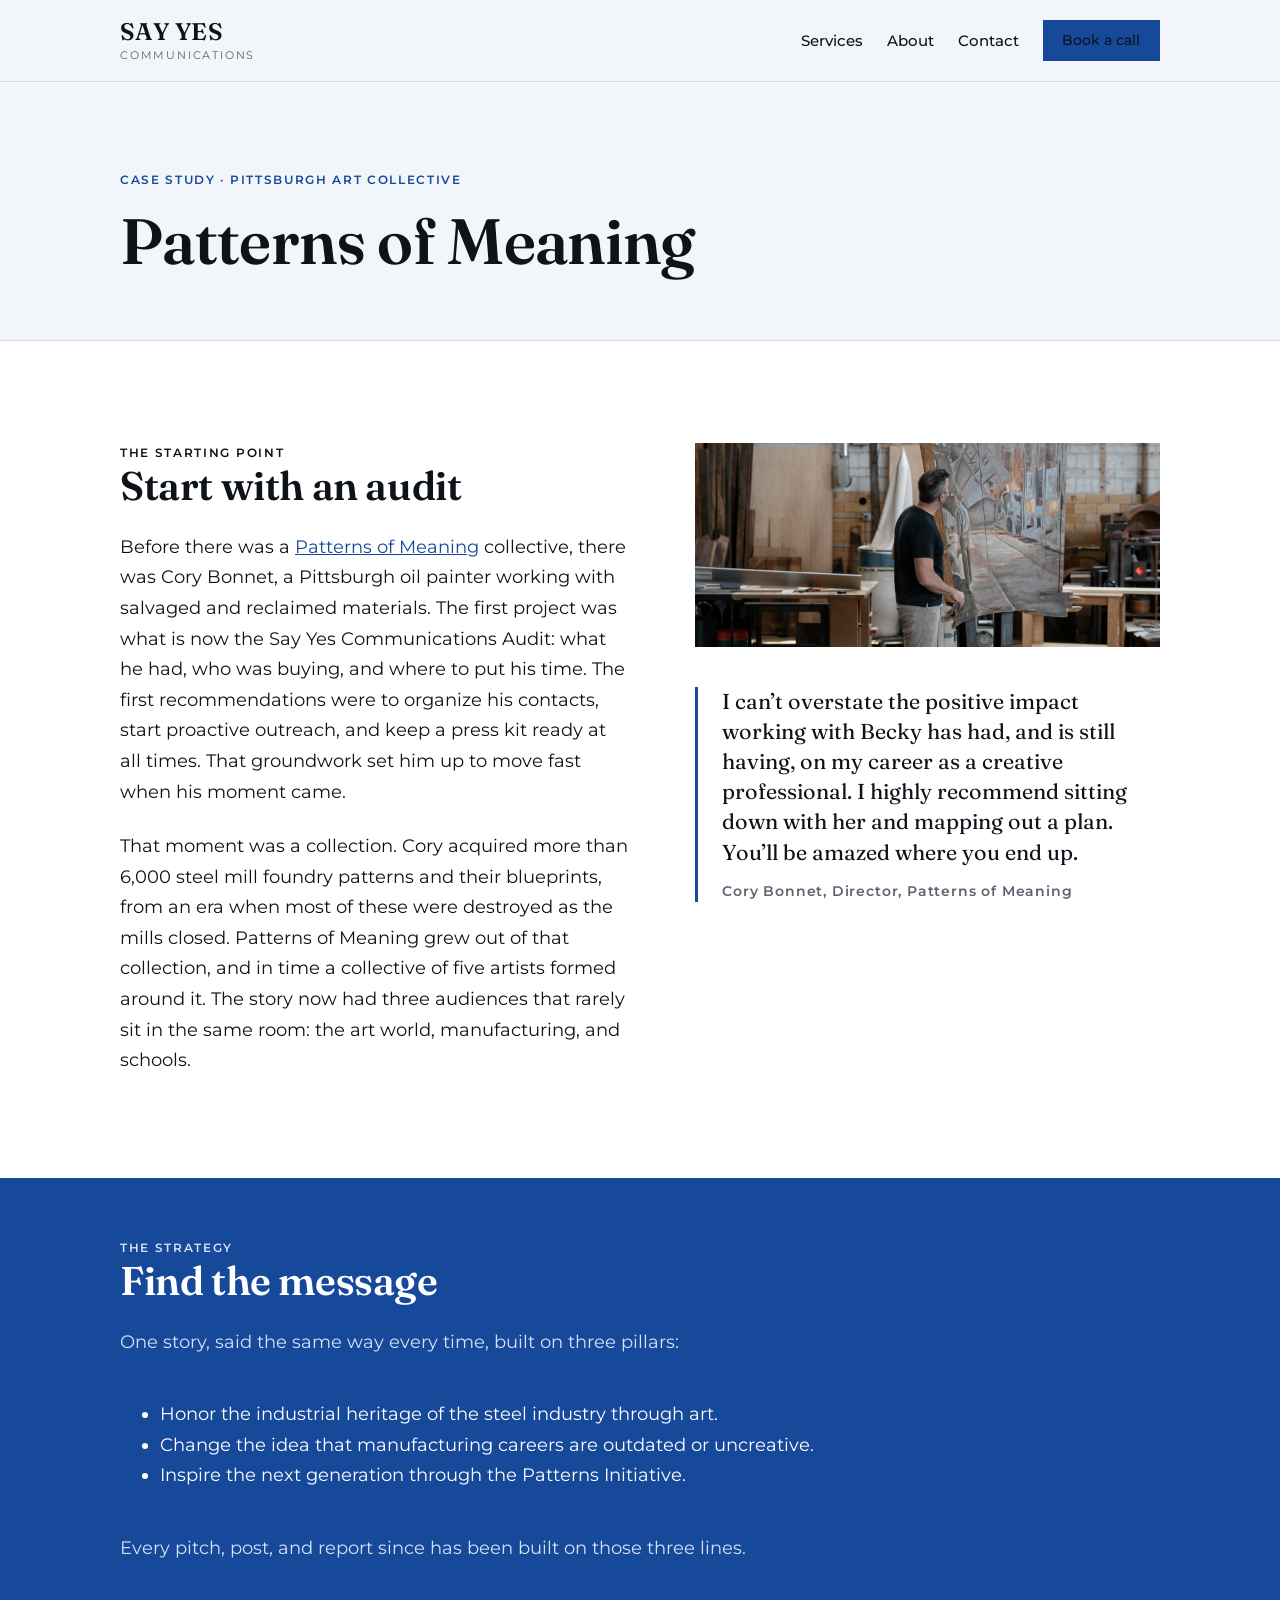
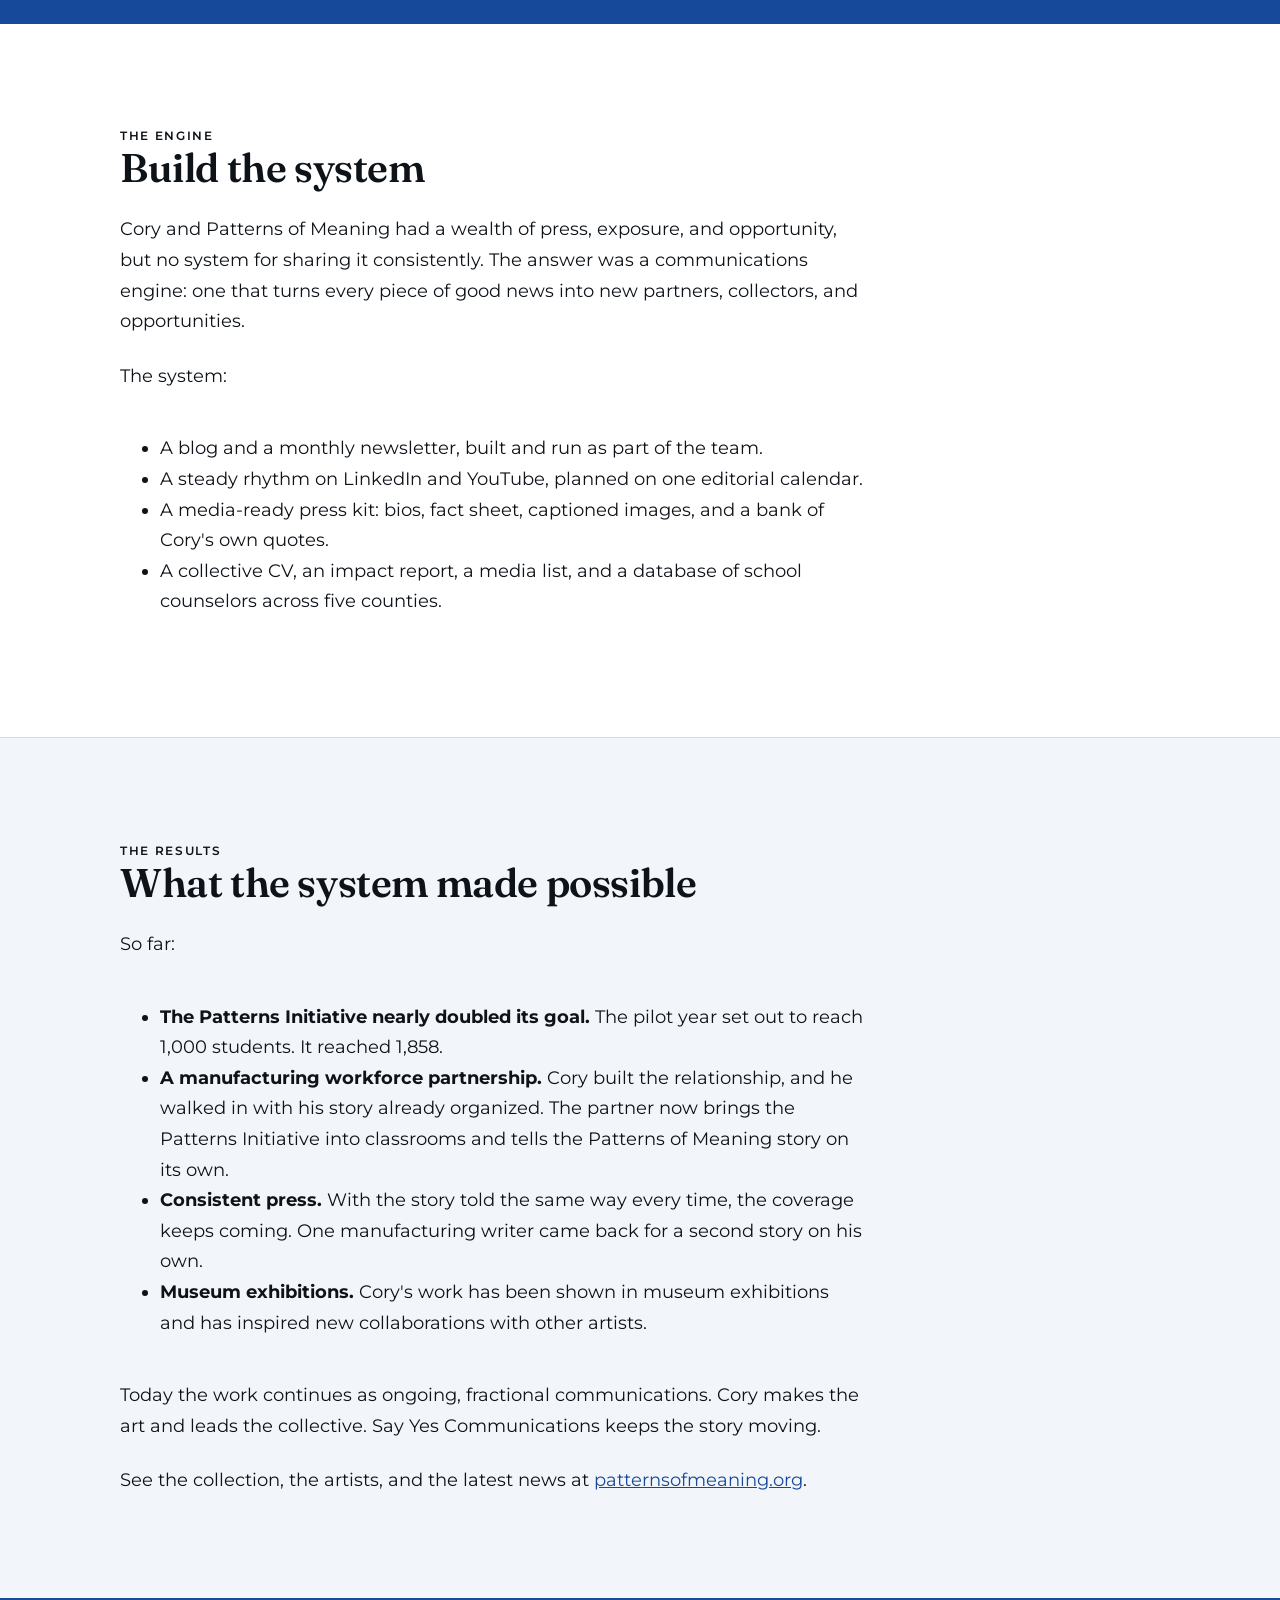
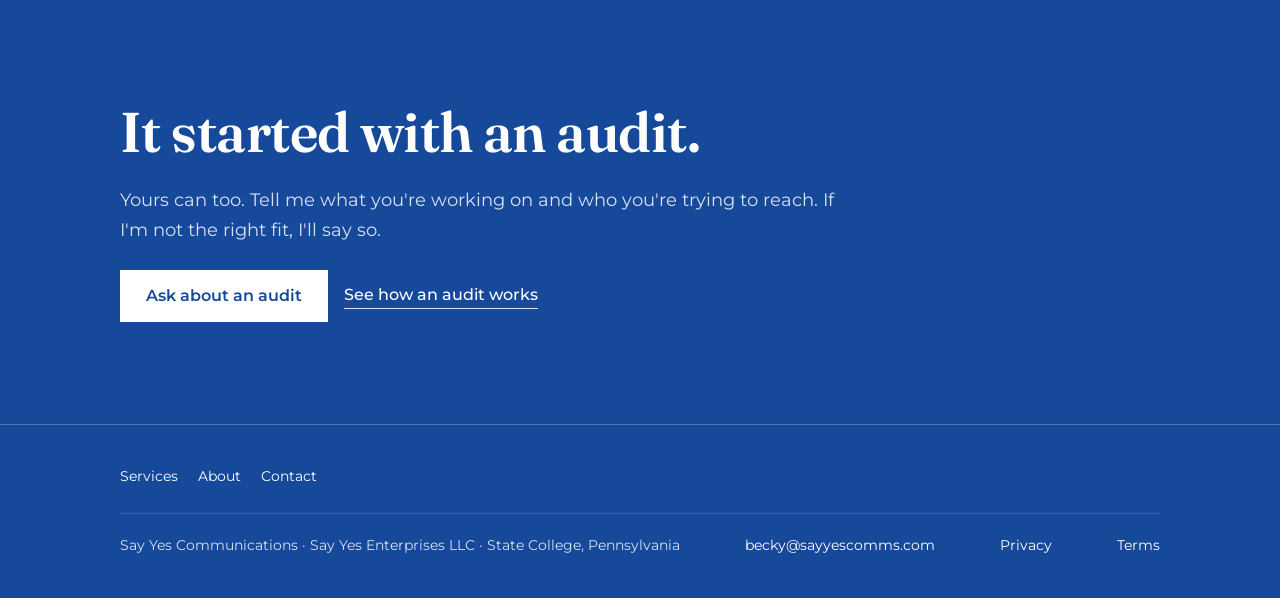
<file: case-patterns-of-meaning.html>
<!DOCTYPE html>
<html lang="en">
<head>
<meta charset="utf-8">
<meta name="viewport" content="width=device-width, initial-scale=1">
<script async src="https://www.googletagmanager.com/gtag/js?id=G-TKMDM813XF"></script>
<script>
  window.dataLayer = window.dataLayer || [];
  function gtag(){dataLayer.push(arguments);}
  gtag('js', new Date());
  gtag('config', 'G-TKMDM813XF');
</script>

<title>Patterns of Meaning case study | Say Yes Communications</title>
<meta name="description" content="How a twelve-year working relationship with a Pittsburgh painter became the communications system behind Patterns of Meaning, a collective built around a rare collection of steel mill foundry patterns.">
<link rel="preconnect" href="https://fonts.googleapis.com">
<link rel="preconnect" href="https://fonts.gstatic.com" crossorigin>
<link href="https://fonts.googleapis.com/css2?family=Fraunces:ital,opsz,wght@0,9..144,400;0,9..144,600;1,9..144,400;1,9..144,600&family=Montserrat:wght@400;500;600&display=swap" rel="stylesheet">
<link rel="stylesheet" href="styles.css">
<link rel="icon" href="favicon.ico" sizes="any">
<link rel="icon" href="assets/favicon-32.png" type="image/png" sizes="32x32">
<link rel="icon" href="assets/favicon-192.png" type="image/png" sizes="192x192">
<link rel="apple-touch-icon" href="assets/apple-touch-icon.png">
<meta property="og:type" content="website">
<meta property="og:title" content="Patterns of Meaning case study | Say Yes Communications">
<meta property="og:description" content="How a twelve-year working relationship with a Pittsburgh painter became the communications system behind Patterns of Meaning, a collective built around a rare collection of steel mill foundry patterns.">
<meta property="og:image" content="https://sayyescomms.com/assets/social-share.jpg">
<link rel="canonical" href="https://sayyescomms.com/case-patterns-of-meaning.html">
<meta property="og:url" content="https://sayyescomms.com/case-patterns-of-meaning.html">
<meta name="twitter:card" content="summary_large_image">
</head>
<body>

<header class="site-header">
  <div class="wrap">
    <a class="brand" href="index.html" aria-label="Say Yes Communications home"><b>SAY YES</b><span>Communications</span></a>
    <nav class="nav" aria-label="Primary">
      <a href="services.html">Services</a>
      <a href="about.html">About</a>
      <a href="contact.html">Contact</a>
      <a class="btn" href="contact.html#book">Book a call</a>
    </nav>
  </div>
</header>

<main>

<section class="masthead">
  <div class="wrap">
    <p class="eyebrow">Case study &middot; Pittsburgh art collective</p>
    <h1>Patterns of Meaning</h1>
  </div>
</section>

<section class="section white" id="start">
  <div class="wrap story-rows">
    <div class="story-row top">
      <div class="story">
        <div>
          <p class="eyebrow">The starting point</p>
          <h2>Start with an audit</h2>
        </div>
        <p>Before there was a <a href="https://patternsofmeaning.org/blogs/news" target="_blank" rel="noopener">Patterns of Meaning</a> collective, there was Cory Bonnet, a Pittsburgh oil painter working with salvaged and reclaimed materials. The first project was what is now the Say Yes Communications Audit: what he had, who was buying, and where to put his time. The first recommendations were to organize his contacts, start proactive outreach, and keep a press kit ready at all times. That groundwork set him up to move fast when his moment came.</p>
        <p>That moment was a collection. Cory acquired more than 6,000 steel mill foundry patterns and their blueprints, from an era when most of these were destroyed as the mills closed. Patterns of Meaning grew out of that collection, and in time a collective of five artists formed around it. The story now had three audiences that rarely sit in the same room: the art world, manufacturing, and schools.</p>
      </div>
      <div class="story-side">
        <figure class="story-photo"><img src="assets/proof-patterns-of-meaning.jpg" alt="Cory Bonnet moving a large painting in the Patterns of Meaning workshop" width="1400" height="612"></figure>
        <blockquote class="quote">
          <p>I can’t overstate the positive impact working with Becky has had, and is still having, on my career as a creative professional. I highly recommend sitting down with her and mapping out a plan. You’ll be amazed where you end up.</p>
          <cite>Cory Bonnet, Director, Patterns of Meaning</cite>
        </blockquote>
      </div>
    </div>
  </div>
</section>

<section class="section blue tight" id="message">
  <div class="wrap">
    <div class="story">
      <div>
        <p class="eyebrow">The strategy</p>
        <h2>Find the message</h2>
      </div>
      <p>One story, said the same way every time, built on three pillars:</p>
      <ul>
        <li>Honor the industrial heritage of the steel industry through art.</li>
        <li>Change the idea that manufacturing careers are outdated or uncreative.</li>
        <li>Inspire the next generation through the Patterns Initiative.</li>
      </ul>
      <p>Every pitch, post, and report since has been built on those three lines.</p>
    </div>
  </div>
</section>

<section class="section white" id="system">
  <div class="wrap">
    <div class="story">
      <div>
        <p class="eyebrow">The engine</p>
        <h2>Build the system</h2>
      </div>
      <p>Cory and Patterns of Meaning had a wealth of press, exposure, and opportunity, but no system for sharing it consistently. The answer was a communications engine: one that turns every piece of good news into new partners, collectors, and opportunities.</p>
      <p>The system:</p>
      <ul>
        <li>A blog and a monthly newsletter, built and run as part of the team.</li>
        <li>A steady rhythm on LinkedIn and YouTube, planned on one editorial calendar.</li>
        <li>A media-ready press kit: bios, fact sheet, captioned images, and a bank of Cory's own quotes.</li>
        <li>A collective CV, an impact report, a media list, and a database of school counselors across five counties.</li>
      </ul>
    </div>
  </div>
</section>

<section class="section" id="results">
  <div class="wrap">
    <div class="story">
      <div>
        <p class="eyebrow">The results</p>
        <h2>What the system made possible</h2>
      </div>
      <p>So far:</p>
      <ul>
        <li><strong>The Patterns Initiative nearly doubled its goal.</strong> The pilot year set out to reach 1,000 students. It reached 1,858.</li>
        <li><strong>A manufacturing workforce partnership.</strong> Cory built the relationship, and he walked in with his story already organized. The partner now brings the Patterns Initiative into classrooms and tells the Patterns of Meaning story on its own.</li>
        <li><strong>Consistent press.</strong> With the story told the same way every time, the coverage keeps coming. One manufacturing writer came back for a second story on his own.</li>
        <li><strong>Museum exhibitions.</strong> Cory's work has been shown in museum exhibitions and has inspired new collaborations with other artists.</li>
      </ul>
      <p>Today the work continues as ongoing, fractional communications. Cory makes the art and leads the collective. Say Yes Communications keeps the story moving.</p>
      <p>See the collection, the artists, and the latest news at <a href="https://patternsofmeaning.org/blogs/news" target="_blank" rel="noopener">patternsofmeaning.org</a>.</p>
    </div>
  </div>
</section>

<section class="section dark close" id="contact">
  <div class="wrap">
    <h2>It started with an audit.</h2>
    <p>Yours can too. Tell me what you're working on and who you're trying to reach. If I'm not the right fit, I'll say so.</p>
    <div class="actions">
      <a class="btn" href="ask.html">Ask about an audit</a>
      <a class="email" href="audit.html">See how an audit works</a>
    </div>
  </div>
</section>

</main>

<footer class="site-footer">
  <div class="wrap">
    <nav aria-label="Footer">
      <a href="services.html">Services</a>
      <a href="about.html">About</a>
      <a href="contact.html">Contact</a>
    </nav>
    <div class="legal">
      <span>Say Yes Communications &middot; Say Yes Enterprises LLC &middot; State College, Pennsylvania</span>
      <a href="mailto:becky@sayyescomms.com">becky@sayyescomms.com</a>
      <a href="privacy.html">Privacy</a>
      <a href="terms.html">Terms</a>
    </div>
  </div>
</footer>

</body>
</html>
</file>
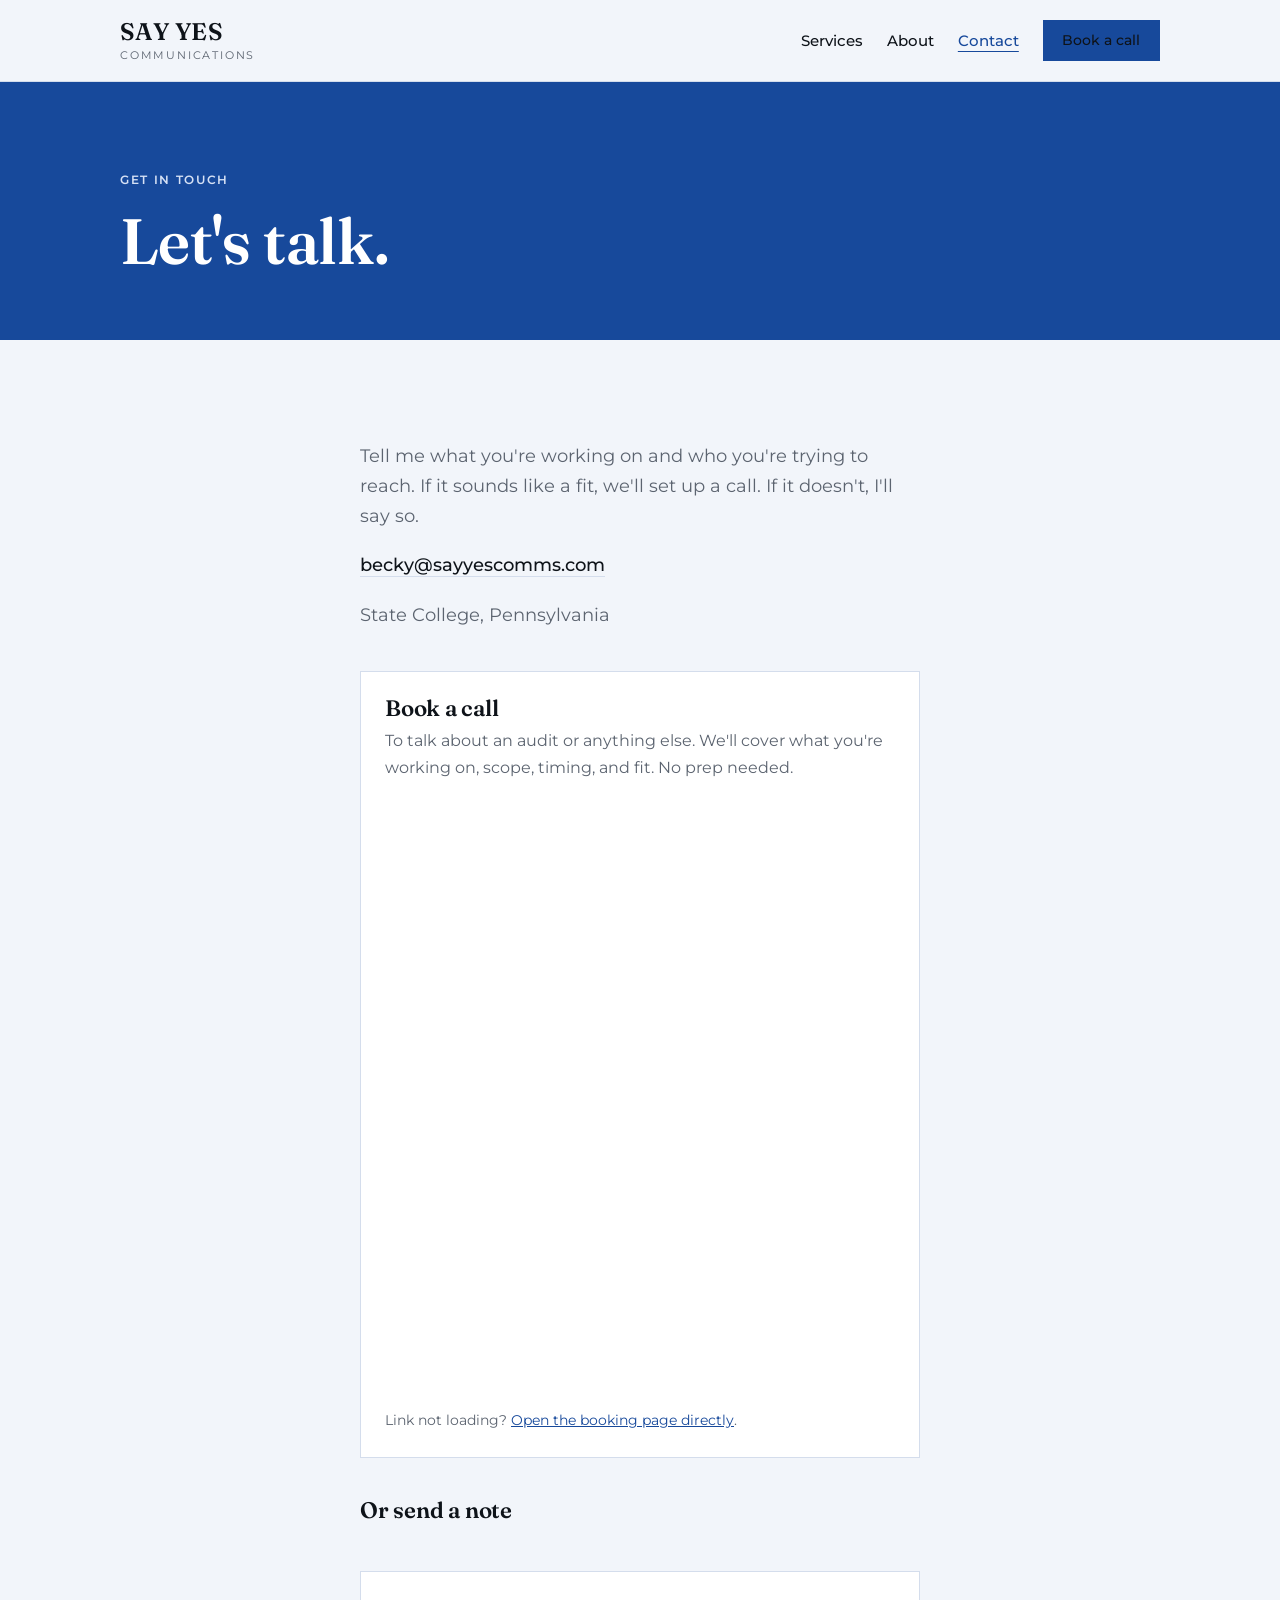
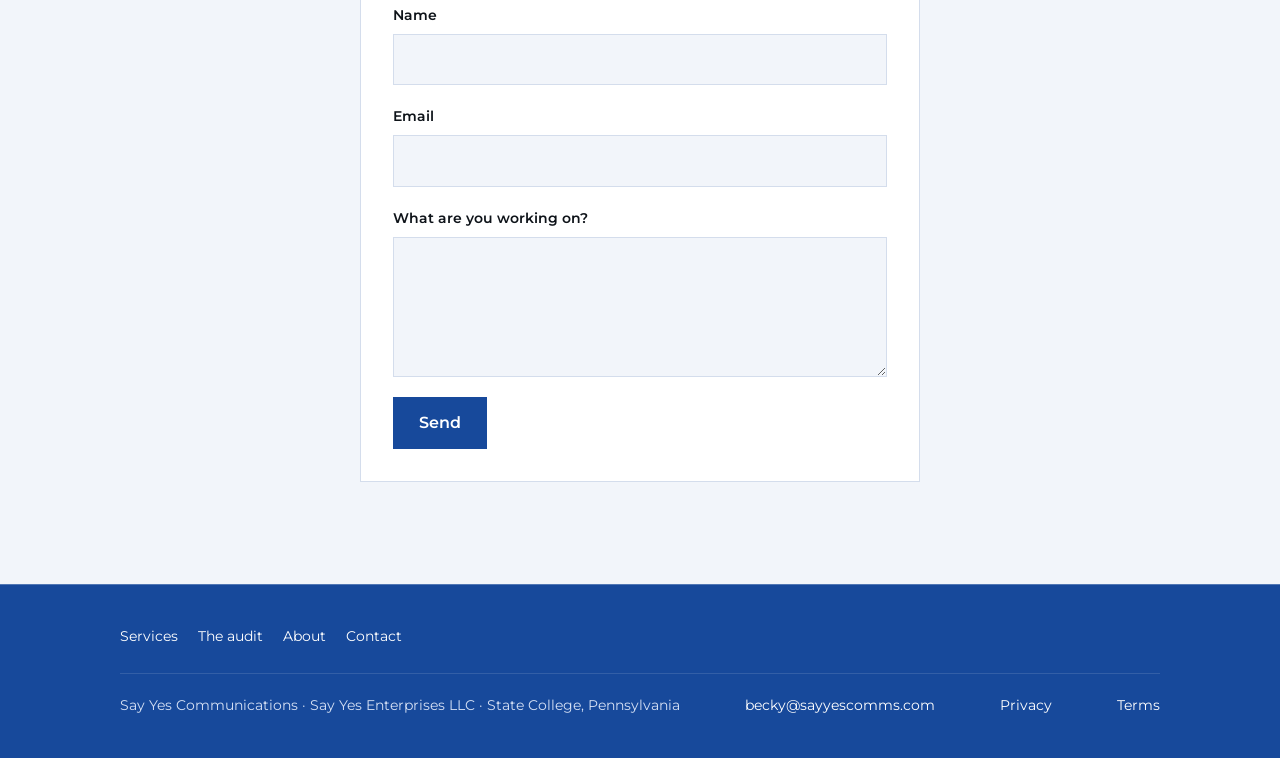
<file: contact.html>
<!DOCTYPE html>
<html lang="en">
<head>
<meta charset="utf-8">
<meta name="viewport" content="width=device-width, initial-scale=1">
<script async src="https://www.googletagmanager.com/gtag/js?id=G-TKMDM813XF"></script>
<script>
  window.dataLayer = window.dataLayer || [];
  function gtag(){dataLayer.push(arguments);}
  gtag('js', new Date());
  gtag('config', 'G-TKMDM813XF');
</script>

<title>Contact | Say Yes Communications</title>
<meta name="description" content="Book a call with Say Yes Communications or send a note about what you're working on and who you're trying to reach.">
<link rel="preconnect" href="https://fonts.googleapis.com">
<link rel="preconnect" href="https://fonts.gstatic.com" crossorigin>
<link href="https://fonts.googleapis.com/css2?family=Fraunces:ital,opsz,wght@0,9..144,400;0,9..144,600;1,9..144,400;1,9..144,600&family=Montserrat:wght@400;500;600&display=swap" rel="stylesheet">
<link rel="stylesheet" href="styles.css">
<link rel="icon" href="favicon.ico" sizes="any">
<link rel="icon" href="assets/favicon-32.png" type="image/png" sizes="32x32">
<link rel="icon" href="assets/favicon-192.png" type="image/png" sizes="192x192">
<link rel="apple-touch-icon" href="assets/apple-touch-icon.png">
<meta property="og:type" content="website">
<meta property="og:title" content="Contact | Say Yes Communications">
<meta property="og:description" content="Book a call with Say Yes Communications or send a note about what you're working on and who you're trying to reach.">
<meta property="og:image" content="https://sayyescomms.com/assets/social-share.jpg">
<link rel="canonical" href="https://sayyescomms.com/contact.html">
<meta property="og:url" content="https://sayyescomms.com/contact.html">
<meta name="twitter:card" content="summary_large_image">
</head>
<body>

<header class="site-header">
  <div class="wrap">
    <a class="brand" href="index.html" aria-label="Say Yes Communications home"><b>SAY YES</b><span>Communications</span></a>
    <nav class="nav" aria-label="Primary">
      <a href="services.html">Services</a>
      <a href="about.html">About</a>
      <a href="contact.html" class="on">Contact</a>
      <a class="btn" href="contact.html#book">Book a call</a>
    </nav>
  </div>
</header>

<main>

<section class="masthead blue">
  <div class="wrap">
    <p class="eyebrow">Get in touch</p>
    <h1>Let's talk.</h1>
  </div>
</section>

<section class="section contact" id="book">
  <div class="wrap">
    <div class="lead">
      <p>Tell me what you're working on and who you're trying to reach. If it sounds like a fit, we'll set up a call. If it doesn't, I'll say so.</p>
      <p><a class="email" href="mailto:becky@sayyescomms.com">becky@sayyescomms.com</a></p>
      <p class="where">State College, Pennsylvania</p>
    </div>
    <div class="booking-embed">
      <h2>Book a call</h2>
<p class="booking-intro">To talk about an audit or anything else. We'll cover what you're working on, scope, timing, and fit. No prep needed.</p>
      <iframe src="https://calendar.google.com/calendar/appointments/schedules/AcZssZ3e9zNKa0YbrUSo1woR6RKwMLSOTtWmoTtHtlbZRZhblhTYHfrzzebELNfgBOKsH92T8ai7qJ-u?gv=true" style="border:0" width="100%" height="600" frameborder="0" title="Book a discovery call"></iframe>
      <p class="booking-fallback">Link not loading? <a href="https://calendar.app.google/eWnKBQhsrKEwZpxX9" target="_blank" rel="noopener">Open the booking page directly</a>.</p>
    </div>
    <h2 class="msg-heading">Or send a note</h2>
    <form class="f" id="contact-form" action="https://formspree.io/f/mbgljwld" method="post">
      <label for="cf-name">Name<input id="cf-name" name="name" type="text" autocomplete="name" required></label>
      <label for="cf-email">Email<input id="cf-email" name="email" type="email" autocomplete="email" required></label>
      <label for="cf-msg">What are you working on?<textarea id="cf-msg" name="message" required></textarea></label>
      <button class="btn" type="submit">Send</button>
    </form>
    <div class="f-success" id="contact-success" hidden>
      <p>Got it, thanks. I'll be in touch soon.</p>
    </div>
  </div>
</section>

</main>

<script>
(function () {
  var form = document.getElementById('contact-form');
  var success = document.getElementById('contact-success');
  if (!form) return;
  form.addEventListener('submit', function (e) {
    e.preventDefault();
    fetch(form.action, {
      method: 'POST',
      body: new FormData(form),
      headers: { 'Accept': 'application/json' }
    }).then(function (response) {
      if (response.ok) {
        form.hidden = true;
        success.hidden = false;
      } else {
        response.json().then(function (data) {
          alert((data.errors || []).map(function (e) { return e.message; }).join(', ') || 'Something went wrong. Please email becky@sayyescomms.com directly.');
        }).catch(function () {
          alert('Something went wrong. Please email becky@sayyescomms.com directly.');
        });
      }
    }).catch(function () {
      alert('Something went wrong. Please email becky@sayyescomms.com directly.');
    });
  });
})();
</script>

<footer class="site-footer">
  <div class="wrap">
    <nav aria-label="Footer">
      <a href="services.html">Services</a>
      <a href="audit.html">The audit</a>
      <a href="about.html">About</a>
      <a href="contact.html">Contact</a>
    </nav>
    <div class="legal">
      <span>Say Yes Communications &middot; Say Yes Enterprises LLC &middot; State College, Pennsylvania</span>
      <a href="mailto:becky@sayyescomms.com">becky@sayyescomms.com</a>
      <a href="privacy.html">Privacy</a>
      <a href="terms.html">Terms</a>
    </div>
  </div>
</footer>

</body>
</html>
</file>
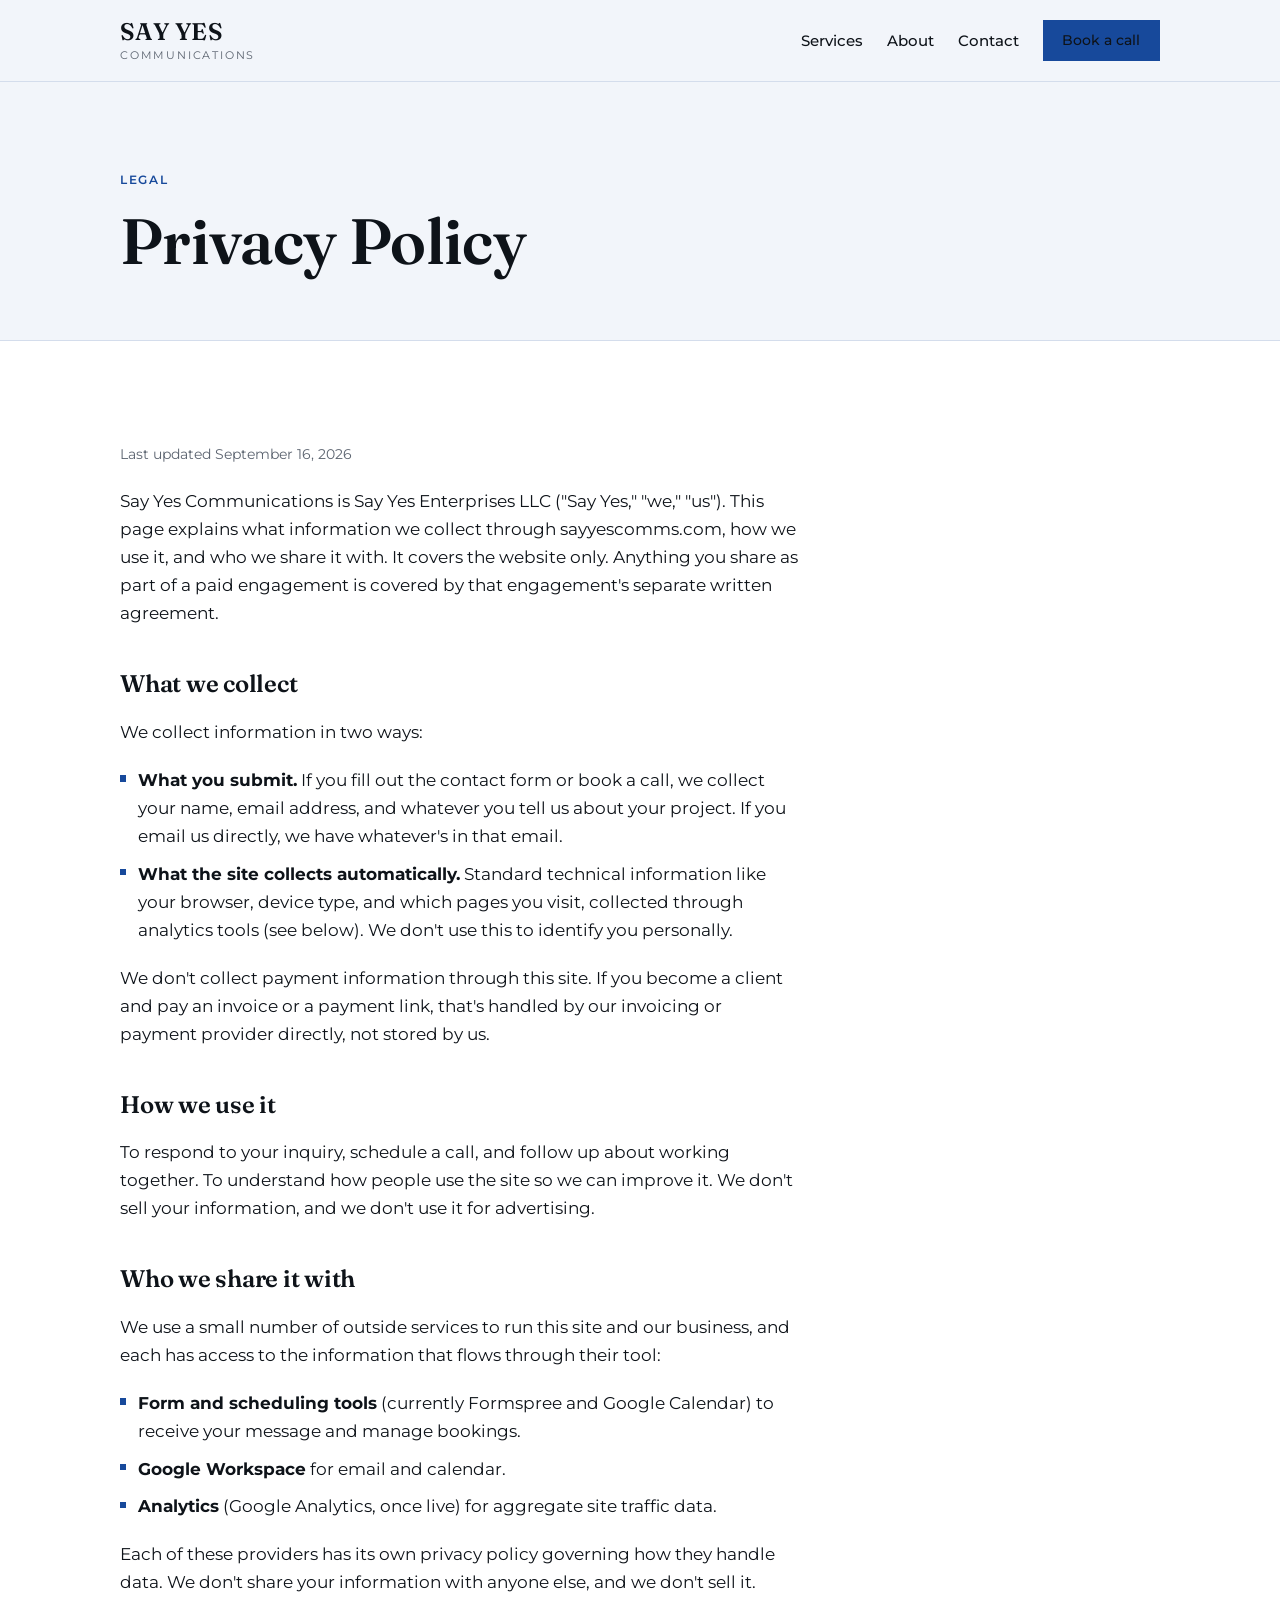
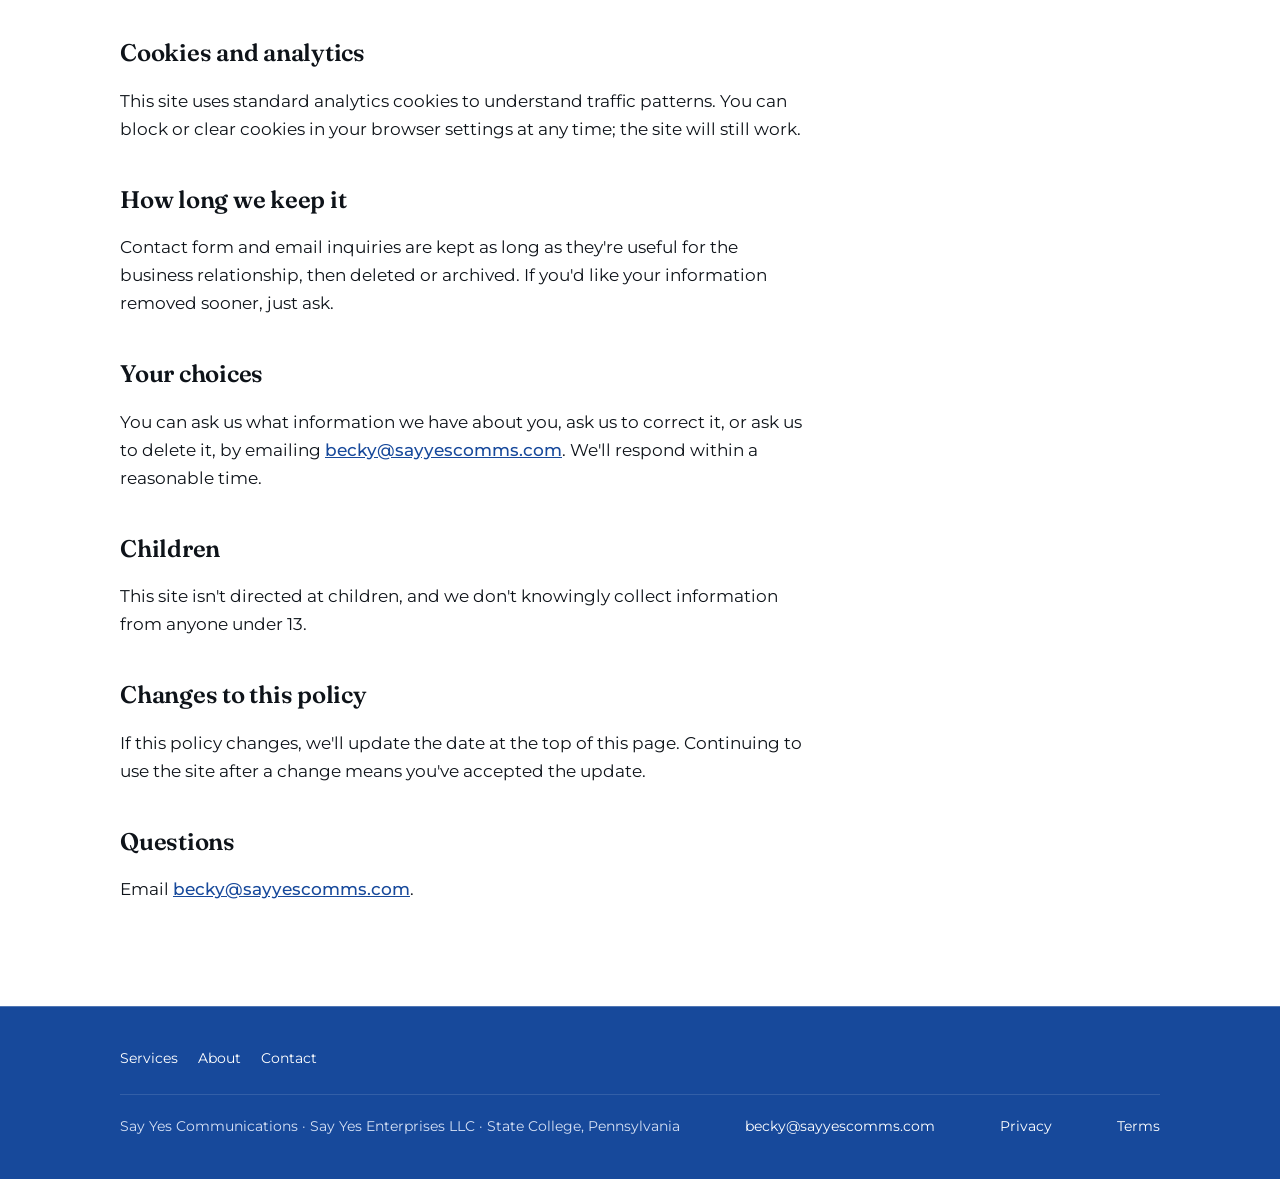
<file: privacy.html>
<!DOCTYPE html>
<html lang="en">
<head>
<meta charset="utf-8">
<meta name="viewport" content="width=device-width, initial-scale=1">
<script async src="https://www.googletagmanager.com/gtag/js?id=G-TKMDM813XF"></script>
<script>
  window.dataLayer = window.dataLayer || [];
  function gtag(){dataLayer.push(arguments);}
  gtag('js', new Date());
  gtag('config', 'G-TKMDM813XF');
</script>

<title>Privacy Policy | Say Yes Communications</title>
<meta name="description" content="What information Say Yes Communications collects through this site, how it's used, and how to reach us about it.">
<link rel="preconnect" href="https://fonts.googleapis.com">
<link rel="preconnect" href="https://fonts.gstatic.com" crossorigin>
<link href="https://fonts.googleapis.com/css2?family=Fraunces:ital,opsz,wght@0,9..144,400;0,9..144,600;1,9..144,400;1,9..144,600&family=Montserrat:wght@400;500;600&display=swap" rel="stylesheet">
<link rel="stylesheet" href="styles.css">
<link rel="icon" href="favicon.ico" sizes="any">
<link rel="icon" href="assets/favicon-32.png" type="image/png" sizes="32x32">
<link rel="icon" href="assets/favicon-192.png" type="image/png" sizes="192x192">
<link rel="apple-touch-icon" href="assets/apple-touch-icon.png">
<meta property="og:type" content="website">
<meta property="og:title" content="Privacy Policy | Say Yes Communications">
<meta property="og:description" content="What information Say Yes Communications collects through this site, how it's used, and how to reach us about it.">
<meta property="og:image" content="https://sayyescomms.com/assets/social-share.jpg">
<link rel="canonical" href="https://sayyescomms.com/privacy.html">
<meta property="og:url" content="https://sayyescomms.com/privacy.html">
<meta name="twitter:card" content="summary_large_image">
</head>
<body>

<header class="site-header">
  <div class="wrap">
    <a class="brand" href="index.html" aria-label="Say Yes Communications home"><b>SAY YES</b><span>Communications</span></a>
    <nav class="nav" aria-label="Primary">
      <a href="services.html">Services</a>
      <a href="about.html">About</a>
      <a href="contact.html">Contact</a>
      <a class="btn" href="contact.html#book">Book a call</a>
    </nav>
  </div>
</header>

<main>

<section class="masthead">
  <div class="wrap">
    <p class="eyebrow">Legal</p>
    <h1>Privacy Policy</h1>
  </div>
</section>

<section class="section white">
  <div class="wrap">
    <div class="legal-doc">
      <p class="updated">Last updated September 16, 2026</p>

      <p>Say Yes Communications is Say Yes Enterprises LLC ("Say Yes," "we," "us"). This page explains what information we collect through sayyescomms.com, how we use it, and who we share it with. It covers the website only. Anything you share as part of a paid engagement is covered by that engagement's separate written agreement.</p>

      <h2>What we collect</h2>
      <p>We collect information in two ways:</p>
      <ul>
        <li><strong>What you submit.</strong> If you fill out the contact form or book a call, we collect your name, email address, and whatever you tell us about your project. If you email us directly, we have whatever's in that email.</li>
        <li><strong>What the site collects automatically.</strong> Standard technical information like your browser, device type, and which pages you visit, collected through analytics tools (see below). We don't use this to identify you personally.</li>
      </ul>
      <p>We don't collect payment information through this site. If you become a client and pay an invoice or a payment link, that's handled by our invoicing or payment provider directly, not stored by us.</p>

      <h2>How we use it</h2>
      <p>To respond to your inquiry, schedule a call, and follow up about working together. To understand how people use the site so we can improve it. We don't sell your information, and we don't use it for advertising.</p>

      <h2>Who we share it with</h2>
      <p>We use a small number of outside services to run this site and our business, and each has access to the information that flows through their tool:</p>
      <ul>
        <li><strong>Form and scheduling tools</strong> (currently Formspree and Google Calendar) to receive your message and manage bookings.</li>
        <li><strong>Google Workspace</strong> for email and calendar.</li>
        <li><strong>Analytics</strong> (Google Analytics, once live) for aggregate site traffic data.</li>
      </ul>
      <p>Each of these providers has its own privacy policy governing how they handle data. We don't share your information with anyone else, and we don't sell it.</p>

      <h2>Cookies and analytics</h2>
      <p>This site uses standard analytics cookies to understand traffic patterns. You can block or clear cookies in your browser settings at any time; the site will still work.</p>

      <h2>How long we keep it</h2>
      <p>Contact form and email inquiries are kept as long as they're useful for the business relationship, then deleted or archived. If you'd like your information removed sooner, just ask.</p>

      <h2>Your choices</h2>
      <p>You can ask us what information we have about you, ask us to correct it, or ask us to delete it, by emailing <a href="mailto:becky@sayyescomms.com">becky@sayyescomms.com</a>. We'll respond within a reasonable time.</p>

      <h2>Children</h2>
      <p>This site isn't directed at children, and we don't knowingly collect information from anyone under 13.</p>

      <h2>Changes to this policy</h2>
      <p>If this policy changes, we'll update the date at the top of this page. Continuing to use the site after a change means you've accepted the update.</p>

      <h2>Questions</h2>
      <p>Email <a href="mailto:becky@sayyescomms.com">becky@sayyescomms.com</a>.</p>
    </div>
  </div>
</section>

</main>

<footer class="site-footer">
  <div class="wrap">
    <nav aria-label="Footer">
      <a href="services.html">Services</a>
      <a href="about.html">About</a>
      <a href="contact.html">Contact</a>
    </nav>
    <div class="legal">
      <span>Say Yes Communications &middot; Say Yes Enterprises LLC &middot; State College, Pennsylvania</span>
      <a href="mailto:becky@sayyescomms.com">becky@sayyescomms.com</a>
      <a href="privacy.html">Privacy</a>
      <a href="terms.html">Terms</a>
    </div>
  </div>
</footer>

</body>
</html>
</file>
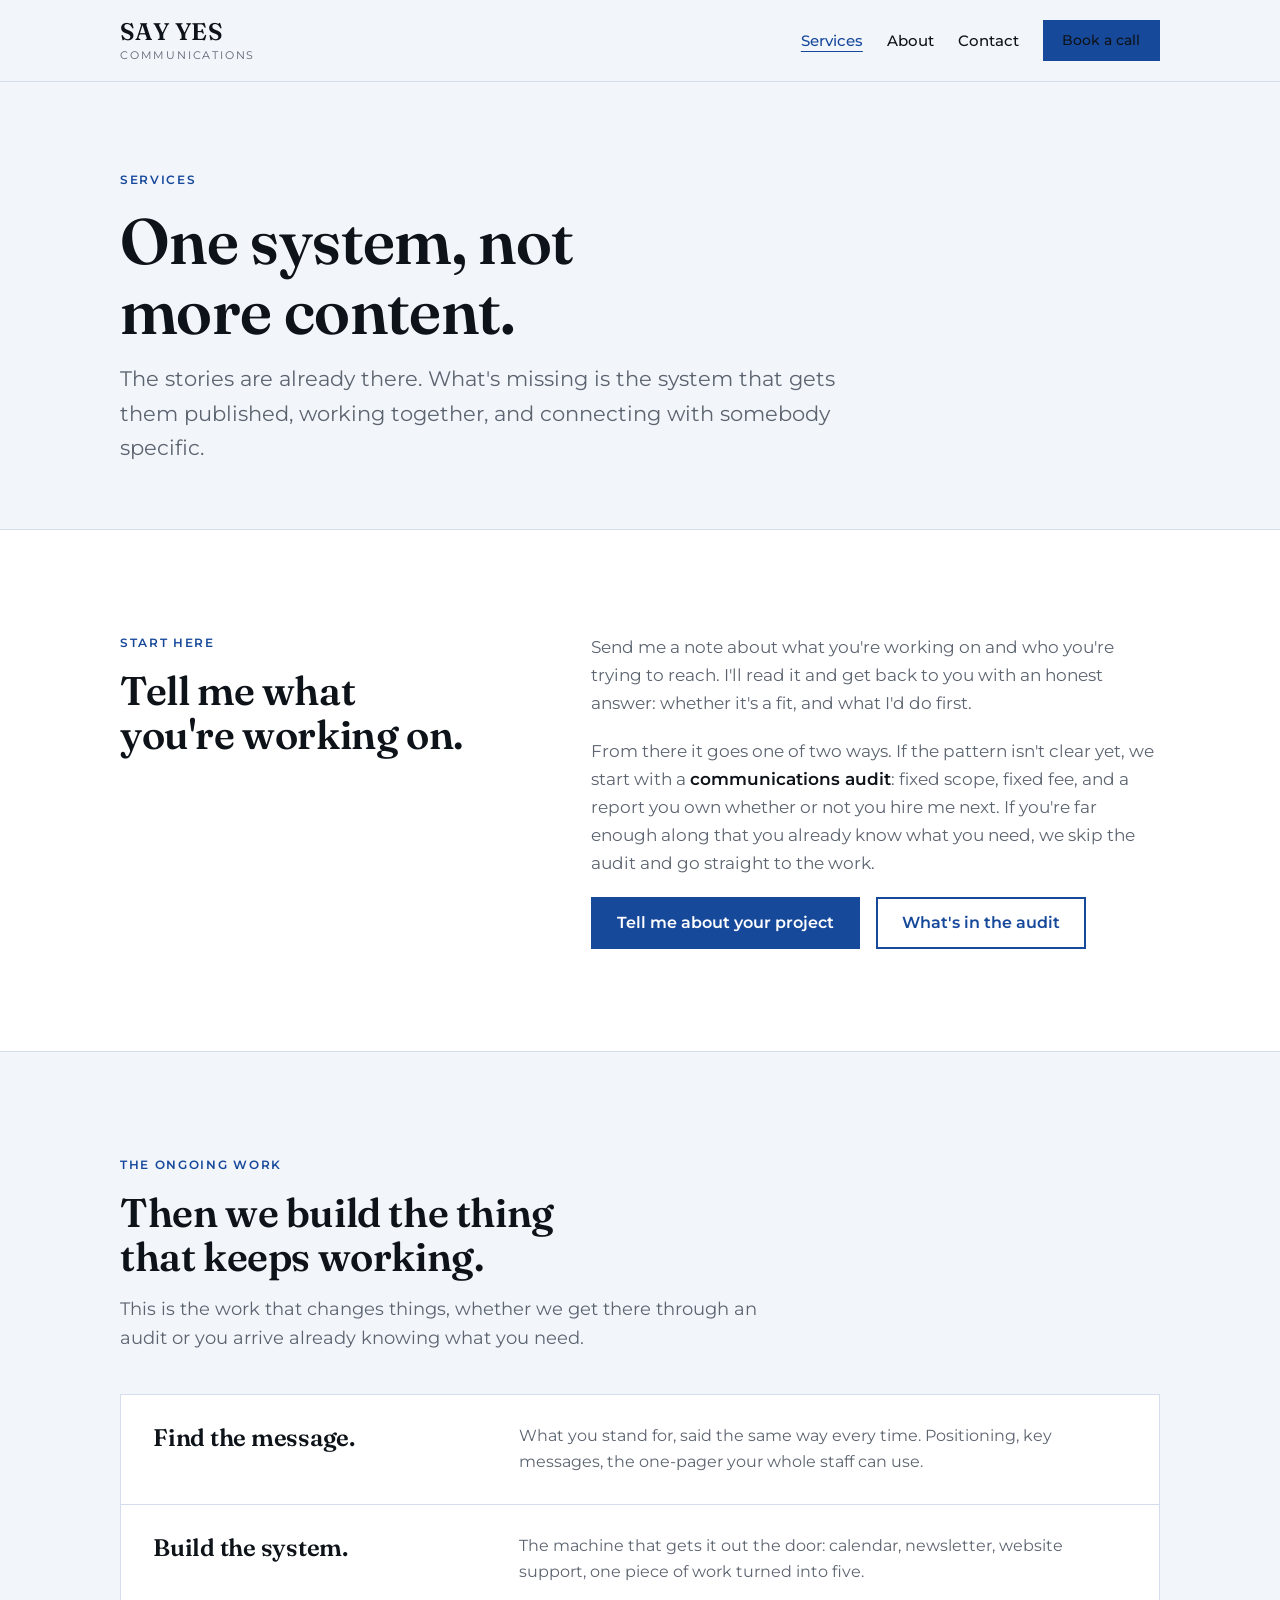
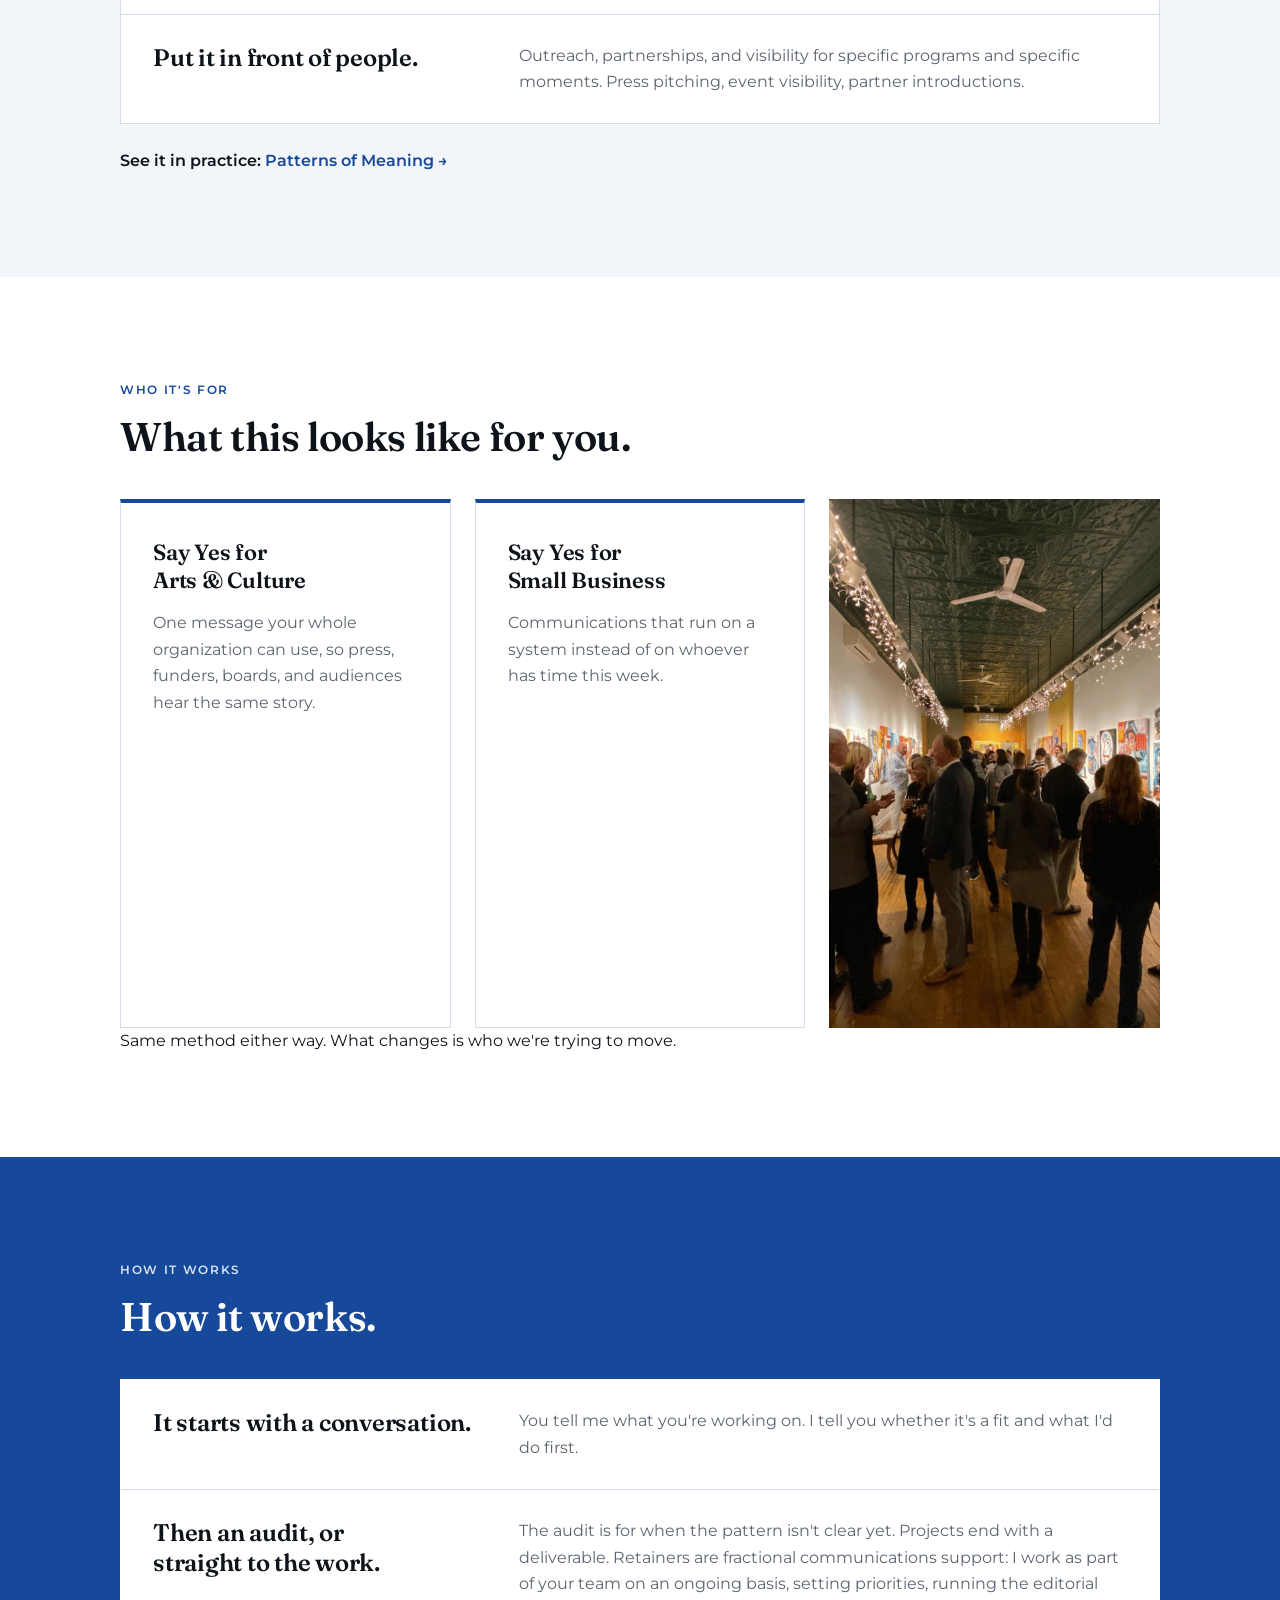
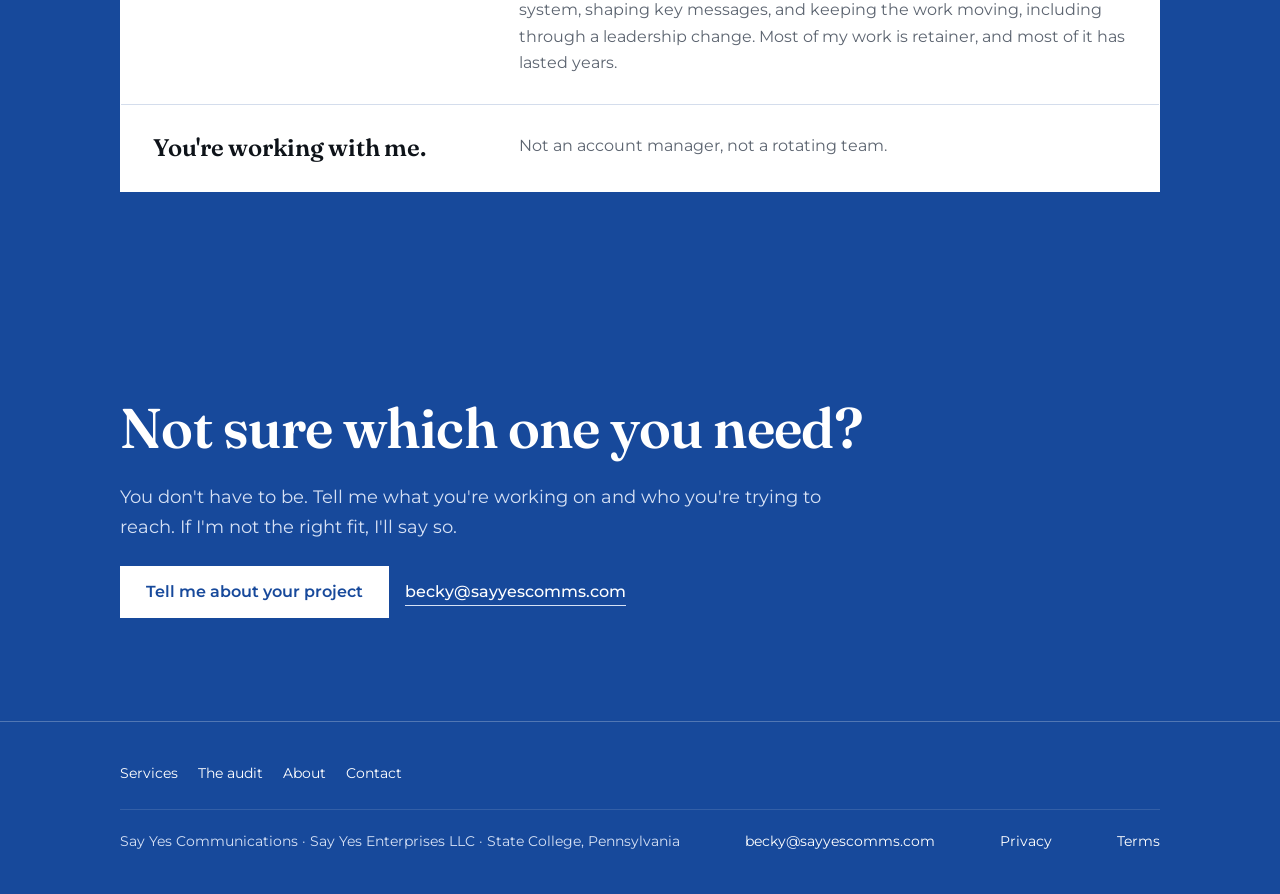
<file: services.html>
<!DOCTYPE html>
<html lang="en">
<head>
<meta charset="utf-8">
<meta name="viewport" content="width=device-width, initial-scale=1">
<script async src="https://www.googletagmanager.com/gtag/js?id=G-TKMDM813XF"></script>
<script>
  window.dataLayer = window.dataLayer || [];
  function gtag(){dataLayer.push(arguments);}
  gtag('js', new Date());
  gtag('config', 'G-TKMDM813XF');
</script>

<title>Services | Say Yes Communications</title>
<meta name="description" content="Strategic communications for arts and culture organizations, nonprofits, and small businesses. Tell me what you're working on, then an audit if the pattern isn't clear, or straight to the project or retainer that builds the system.">
<link rel="preconnect" href="https://fonts.googleapis.com">
<link rel="preconnect" href="https://fonts.gstatic.com" crossorigin>
<link href="https://fonts.googleapis.com/css2?family=Fraunces:ital,opsz,wght@0,9..144,400;0,9..144,600;1,9..144,400;1,9..144,600&family=Montserrat:wght@400;500;600&display=swap" rel="stylesheet">
<link rel="stylesheet" href="styles.css">
<link rel="icon" href="favicon.ico" sizes="any">
<link rel="icon" href="assets/favicon-32.png" type="image/png" sizes="32x32">
<link rel="icon" href="assets/favicon-192.png" type="image/png" sizes="192x192">
<link rel="apple-touch-icon" href="assets/apple-touch-icon.png">
<meta property="og:type" content="website">
<meta property="og:title" content="Services | Say Yes Communications">
<meta property="og:description" content="Strategic communications for arts and culture organizations, nonprofits, and small businesses. Tell me what you're working on, then an audit if the pattern isn't clear, or straight to the project or retainer that builds the system.">
<meta property="og:image" content="https://sayyescomms.com/assets/social-share.jpg">
<link rel="canonical" href="https://sayyescomms.com/services.html">
<meta property="og:url" content="https://sayyescomms.com/services.html">
<meta name="twitter:card" content="summary_large_image">
</head>
<body>

<header class="site-header">
  <div class="wrap">
    <a class="brand" href="index.html" aria-label="Say Yes Communications home"><b>SAY YES</b><span>Communications</span></a>
    <nav class="nav" aria-label="Primary">
      <a href="services.html" class="on">Services</a>
      <a href="about.html">About</a>
      <a href="contact.html">Contact</a>
      <a class="btn" href="contact.html#book">Book a call</a>
    </nav>
  </div>
</header>

<main>

<section class="masthead">
  <div class="wrap">
    <p class="eyebrow">Services</p>
    <h1>One system, not more content.</h1>
    <p class="lede">The stories are already there. What's missing is the system that gets them published, working together, and connecting with somebody specific.</p>
  </div>
</section>

<section class="section white split" id="start">
  <div class="wrap">
    <div class="head" style="margin-bottom:0">
      <p class="eyebrow">Start here</p>
      <h2>Tell me what you're working on.</h2>
    </div>
    <div class="body">
      <p>Send me a note about what you're working on and who you're trying to reach. I'll read it and get back to you with an honest answer: whether it's a fit, and what I'd do first.</p>
      <p>From there it goes one of two ways. If the pattern isn't clear yet, we start with a <strong>communications audit</strong>: fixed scope, fixed fee, and a report you own whether or not you hire me next. If you're far enough along that you already know what you need, we skip the audit and go straight to the work.</p>
      <div class="actions"><a class="btn" href="contact.html">Tell me about your project</a><a class="btn ghost" href="audit.html">What's in the audit</a></div>
    </div>
  </div>
</section>

<section class="section" id="ongoing">
  <div class="wrap">
    <div class="head">
      <p class="eyebrow">The ongoing work</p>
      <h2>Then we build the thing that keeps working.</h2>
      <p class="lede">This is the work that changes things, whether we get there through an audit or you arrive already knowing what you need.</p>
    </div>
    <div class="rows">
      <div class="row"><h3>Find the message.</h3><p>What you stand for, said the same way every time. Positioning, key messages, the one-pager your whole staff can use.</p></div>
      <div class="row"><h3>Build the system.</h3><p>The machine that gets it out the door: calendar, newsletter, website support, one piece of work turned into five.</p></div>
      <div class="row"><h3>Put it in front of people.</h3><p>Outreach, partnerships, and visibility for specific programs and specific moments. Press pitching, event visibility, partner introductions.</p></div>
    </div>
    <p class="see">See it in practice: <a href="case-patterns-of-meaning.html">Patterns of Meaning &rarr;</a></p>
  </div>
</section>

<section class="section white" id="doors">
  <div class="wrap">
    <div class="head">
      <p class="eyebrow">Who it's for</p>
      <h2>What this looks like for you.</h2>
    </div>
    <div class="doors">
      <article class="door" id="arts">
        <h3>Say Yes for Arts &amp; Culture</h3>
        <p>One message your whole organization can use, so press, funders, boards, and audiences hear the same story.</p>
      </article>
      <article class="door" id="business">
        <h3>Say Yes for Small Business</h3>
        <p>Communications that run on a system instead of on whoever has time this week.</p>
      </article>
      <figure class="side"><img src="assets/services-doors.jpg" alt="A crowded gallery opening, colorful portrait paintings on the walls" width="1000" height="1600"></figure>
    </div>
    <p class="doors-foot">Same method either way. What changes is who we're trying to move.</p>
  </div>
</section>

<section class="section blue" id="how">
  <div class="wrap">
    <div class="head">
      <p class="eyebrow">How it works</p>
      <h2>How it works.</h2>
    </div>
    <div class="rows">
      <div class="row"><h3>It starts with a conversation.</h3><p>You tell me what you're working on. I tell you whether it's a fit and what I'd do first.</p></div>
      <div class="row"><h3>Then an audit, or straight to the work.</h3><p>The audit is for when the pattern isn't clear yet. Projects end with a deliverable. Retainers are fractional communications support: I work as part of your team on an ongoing basis, setting priorities, running the editorial system, shaping key messages, and keeping the work moving, including through a leadership change. Most of my work is retainer, and most of it has lasted years.</p></div>
      <div class="row"><h3>You're working with me.</h3><p>Not an account manager, not a rotating team.</p></div>
    </div>
  </div>
</section>

<section class="section dark close" id="contact">
  <div class="wrap">
    <h2>Not sure which one you need?</h2>
    <p>You don't have to be. Tell me what you're working on and who you're trying to reach. If I'm not the right fit, I'll say so.</p>
    <div class="actions">
      <a class="btn" href="contact.html">Tell me about your project</a>
      <a class="email" href="mailto:becky@sayyescomms.com">becky@sayyescomms.com</a>
    </div>
  </div>
</section>

</main>

<footer class="site-footer">
  <div class="wrap">
    <nav aria-label="Footer">
      <a href="services.html">Services</a>
      <a href="audit.html">The audit</a>
      <a href="about.html">About</a>
      <a href="contact.html">Contact</a>
    </nav>
    <div class="legal">
      <span>Say Yes Communications &middot; Say Yes Enterprises LLC &middot; State College, Pennsylvania</span>
      <a href="mailto:becky@sayyescomms.com">becky@sayyescomms.com</a>
      <a href="privacy.html">Privacy</a>
      <a href="terms.html">Terms</a>
    </div>
  </div>
</footer>

</body>
</html>
</file>
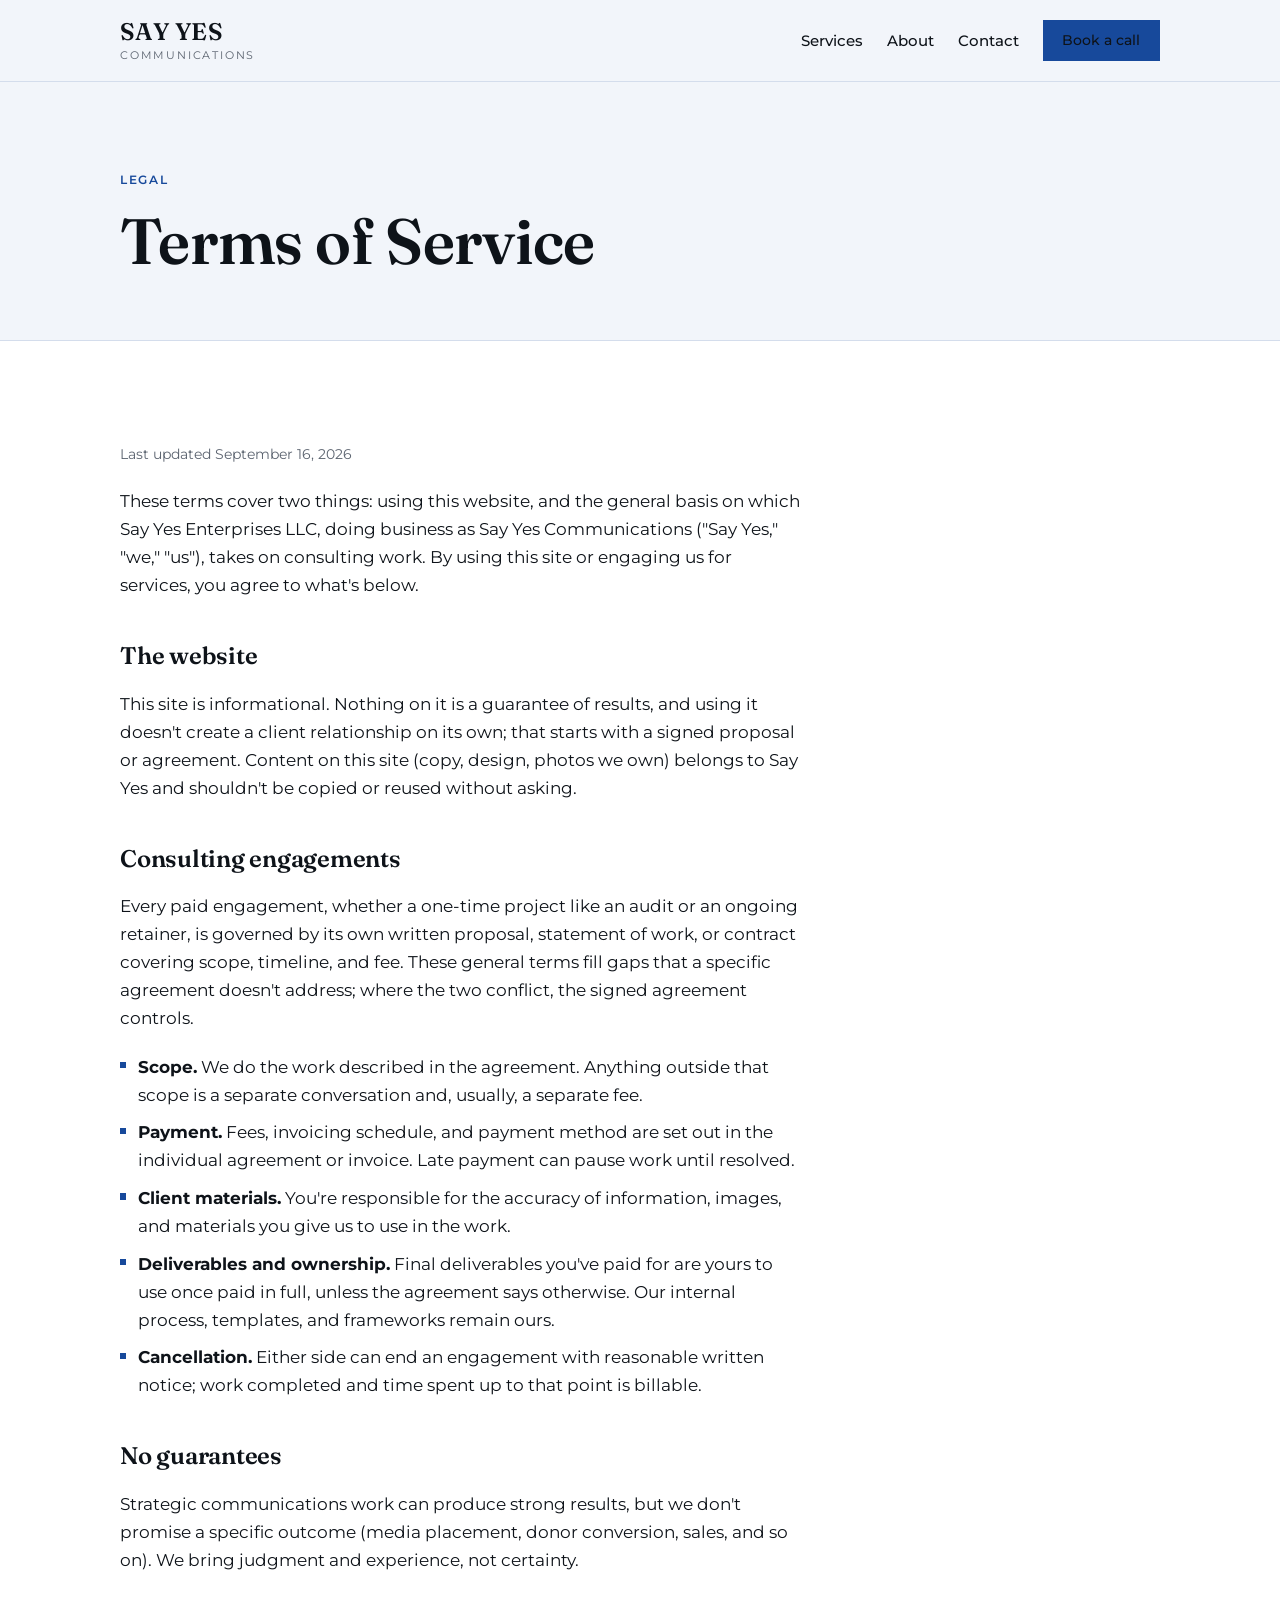
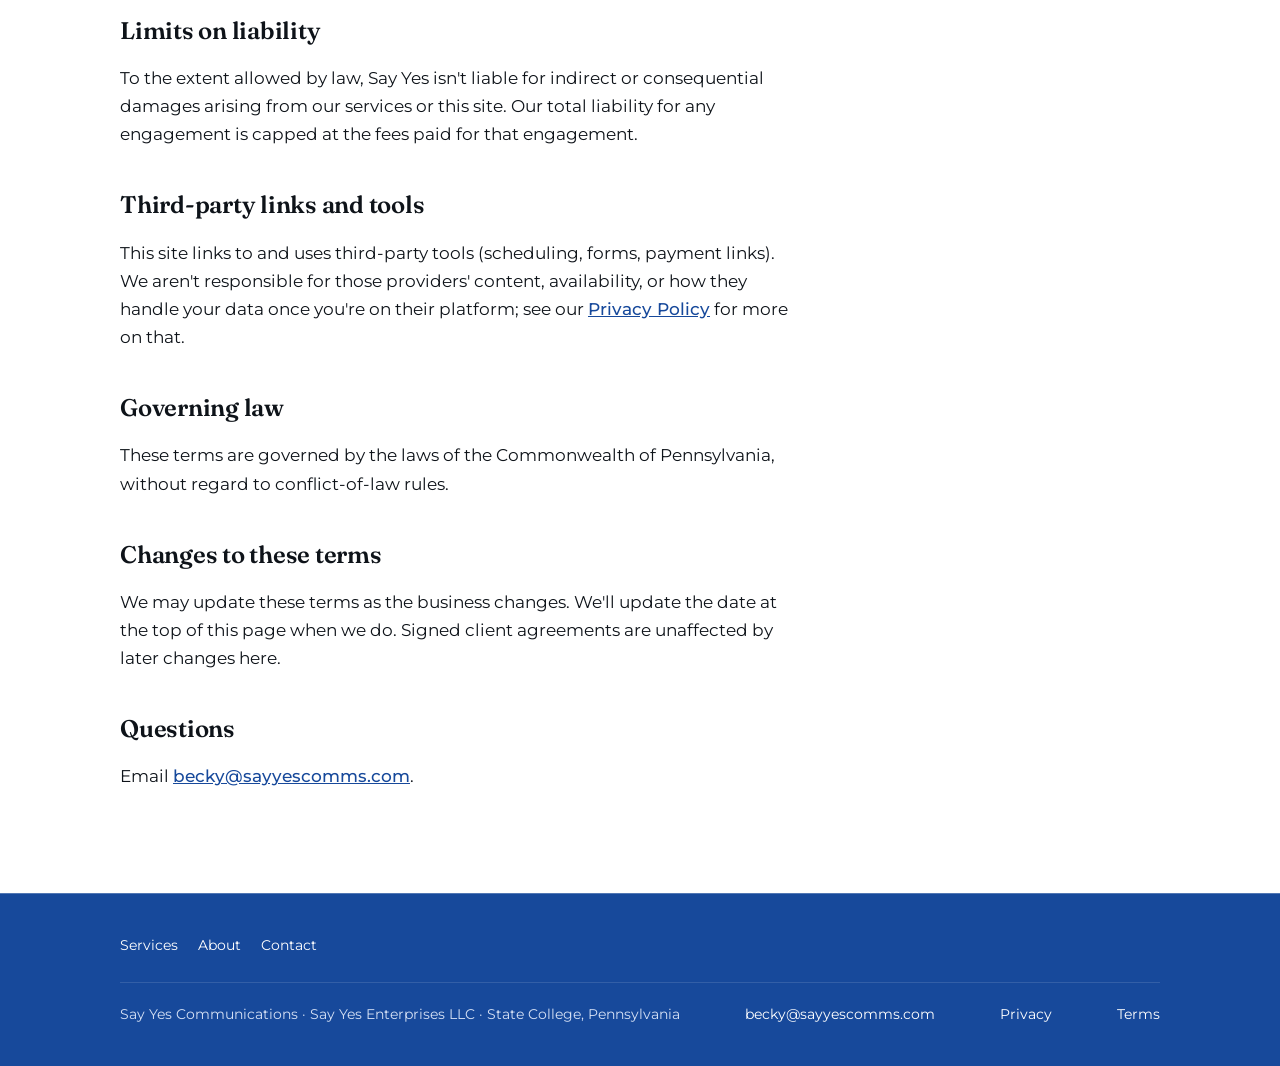
<file: terms.html>
<!DOCTYPE html>
<html lang="en">
<head>
<meta charset="utf-8">
<meta name="viewport" content="width=device-width, initial-scale=1">
<script async src="https://www.googletagmanager.com/gtag/js?id=G-TKMDM813XF"></script>
<script>
  window.dataLayer = window.dataLayer || [];
  function gtag(){dataLayer.push(arguments);}
  gtag('js', new Date());
  gtag('config', 'G-TKMDM813XF');
</script>

<title>Terms of Service | Say Yes Communications</title>
<meta name="description" content="The terms for using the Say Yes Communications website and for engaging Say Yes Enterprises LLC for consulting services.">
<link rel="preconnect" href="https://fonts.googleapis.com">
<link rel="preconnect" href="https://fonts.gstatic.com" crossorigin>
<link href="https://fonts.googleapis.com/css2?family=Fraunces:ital,opsz,wght@0,9..144,400;0,9..144,600;1,9..144,400;1,9..144,600&family=Montserrat:wght@400;500;600&display=swap" rel="stylesheet">
<link rel="stylesheet" href="styles.css">
<link rel="icon" href="favicon.ico" sizes="any">
<link rel="icon" href="assets/favicon-32.png" type="image/png" sizes="32x32">
<link rel="icon" href="assets/favicon-192.png" type="image/png" sizes="192x192">
<link rel="apple-touch-icon" href="assets/apple-touch-icon.png">
<meta property="og:type" content="website">
<meta property="og:title" content="Terms of Service | Say Yes Communications">
<meta property="og:description" content="The terms for using the Say Yes Communications website and for engaging Say Yes Enterprises LLC for consulting services.">
<meta property="og:image" content="https://sayyescomms.com/assets/social-share.jpg">
<link rel="canonical" href="https://sayyescomms.com/terms.html">
<meta property="og:url" content="https://sayyescomms.com/terms.html">
<meta name="twitter:card" content="summary_large_image">
</head>
<body>

<header class="site-header">
  <div class="wrap">
    <a class="brand" href="index.html" aria-label="Say Yes Communications home"><b>SAY YES</b><span>Communications</span></a>
    <nav class="nav" aria-label="Primary">
      <a href="services.html">Services</a>
      <a href="about.html">About</a>
      <a href="contact.html">Contact</a>
      <a class="btn" href="contact.html#book">Book a call</a>
    </nav>
  </div>
</header>

<main>

<section class="masthead">
  <div class="wrap">
    <p class="eyebrow">Legal</p>
    <h1>Terms of Service</h1>
  </div>
</section>

<section class="section white">
  <div class="wrap">
    <div class="legal-doc">
      <p class="updated">Last updated September 16, 2026</p>

      <p>These terms cover two things: using this website, and the general basis on which Say Yes Enterprises LLC, doing business as Say Yes Communications ("Say Yes," "we," "us"), takes on consulting work. By using this site or engaging us for services, you agree to what's below.</p>

      <h2>The website</h2>
      <p>This site is informational. Nothing on it is a guarantee of results, and using it doesn't create a client relationship on its own; that starts with a signed proposal or agreement. Content on this site (copy, design, photos we own) belongs to Say Yes and shouldn't be copied or reused without asking.</p>

      <h2>Consulting engagements</h2>
      <p>Every paid engagement, whether a one-time project like an audit or an ongoing retainer, is governed by its own written proposal, statement of work, or contract covering scope, timeline, and fee. These general terms fill gaps that a specific agreement doesn't address; where the two conflict, the signed agreement controls.</p>
      <ul>
        <li><strong>Scope.</strong> We do the work described in the agreement. Anything outside that scope is a separate conversation and, usually, a separate fee.</li>
        <li><strong>Payment.</strong> Fees, invoicing schedule, and payment method are set out in the individual agreement or invoice. Late payment can pause work until resolved.</li>
        <li><strong>Client materials.</strong> You're responsible for the accuracy of information, images, and materials you give us to use in the work.</li>
        <li><strong>Deliverables and ownership.</strong> Final deliverables you've paid for are yours to use once paid in full, unless the agreement says otherwise. Our internal process, templates, and frameworks remain ours.</li>
        <li><strong>Cancellation.</strong> Either side can end an engagement with reasonable written notice; work completed and time spent up to that point is billable.</li>
      </ul>

      <h2>No guarantees</h2>
      <p>Strategic communications work can produce strong results, but we don't promise a specific outcome (media placement, donor conversion, sales, and so on). We bring judgment and experience, not certainty.</p>

      <h2>Limits on liability</h2>
      <p>To the extent allowed by law, Say Yes isn't liable for indirect or consequential damages arising from our services or this site. Our total liability for any engagement is capped at the fees paid for that engagement.</p>

      <h2>Third-party links and tools</h2>
      <p>This site links to and uses third-party tools (scheduling, forms, payment links). We aren't responsible for those providers' content, availability, or how they handle your data once you're on their platform; see our <a href="privacy.html">Privacy Policy</a> for more on that.</p>

      <h2>Governing law</h2>
      <p>These terms are governed by the laws of the Commonwealth of Pennsylvania, without regard to conflict-of-law rules.</p>

      <h2>Changes to these terms</h2>
      <p>We may update these terms as the business changes. We'll update the date at the top of this page when we do. Signed client agreements are unaffected by later changes here.</p>

      <h2>Questions</h2>
      <p>Email <a href="mailto:becky@sayyescomms.com">becky@sayyescomms.com</a>.</p>
    </div>
  </div>
</section>

</main>

<footer class="site-footer">
  <div class="wrap">
    <nav aria-label="Footer">
      <a href="services.html">Services</a>
      <a href="about.html">About</a>
      <a href="contact.html">Contact</a>
    </nav>
    <div class="legal">
      <span>Say Yes Communications &middot; Say Yes Enterprises LLC &middot; State College, Pennsylvania</span>
      <a href="mailto:becky@sayyescomms.com">becky@sayyescomms.com</a>
      <a href="privacy.html">Privacy</a>
      <a href="terms.html">Terms</a>
    </div>
  </div>
</footer>

</body>
</html>
</file>
<file: styles.css>
:root{
  --blue:#17499B; --blue-hover:#1E5BC0; --paper:#F2F5FA; --hair:#D4DDEC;
  --ink:#0E1319; --grey:#5C6470; --white:#FFFFFF;
  --navy:#17499B; --navy-2:#1E5BC0; --on-navy:#FFFFFF; --on-navy-dim:#D6E1F5;
  --serif:"Fraunces",Georgia,"Times New Roman",serif;
  --sans:"Montserrat",-apple-system,"Helvetica Neue",Arial,sans-serif;
  --wrap:1120px; --measure:62ch;
}
*{box-sizing:border-box}
html{scroll-behavior:smooth}
@media (prefers-reduced-motion:reduce){html{scroll-behavior:auto}}
body{margin:0;background:var(--paper);color:var(--ink);font-family:var(--sans);font-size:1rem;line-height:1.65;-webkit-font-smoothing:antialiased}
a{color:var(--blue)}
a:focus-visible,button:focus-visible{outline:3px solid var(--blue-hover);outline-offset:3px}
h1,h2,h3{font-family:var(--serif);font-weight:600;line-height:1.1;margin:0;text-wrap:balance;letter-spacing:-.01em}
h2{font-size:clamp(1.75rem,1.2rem + 2.2vw,2.5rem)}
h3{font-size:1.375rem;line-height:1.25}
p{margin:0}
em.yes{font-style:italic;font-weight:400}
.wrap{max-width:var(--wrap);margin-inline:auto;padding-inline:clamp(16px,4vw,40px)}
.eyebrow{font-family:var(--sans);font-size:.75rem;font-weight:600;letter-spacing:.14em;text-transform:uppercase;color:var(--blue)}
.dark .eyebrow{color:var(--on-navy-dim)}
.lede{color:var(--grey);font-size:1.125rem;max-width:var(--measure)}
.btn{display:inline-block;font-family:var(--sans);font-weight:600;font-size:1rem;line-height:1;padding:1rem 1.5rem;text-decoration:none;border:2px solid var(--blue);background:var(--blue);color:#fff;transition:background .15s,border-color .15s,color .15s}
.btn:hover{background:var(--blue-hover);border-color:var(--blue-hover)}
.btn.ghost{background:transparent;color:var(--blue)}
.btn.ghost:hover{background:var(--blue);color:#fff}
.dark .btn{background:#fff;color:var(--blue);border-color:#fff}
.dark .btn:hover{background:#D6E1F5;border-color:#D6E1F5;color:var(--blue)}
.dark .btn.ghost{background:transparent;color:#fff;border-color:#fff}
.dark .btn.ghost:hover{background:#fff;color:var(--blue);border-color:#fff}
.actions{display:flex;flex-wrap:wrap;gap:.75rem 1rem;align-items:center}
.section{padding-block:clamp(3.5rem,8vw,6.5rem)}
.section + .section{border-top:1px solid var(--hair)}
.section.dark,.section.white{border-top:0}
.white{background:var(--white)}
.dark{background:var(--navy);color:var(--on-navy)}
.dark h2,.dark h3{color:#fff}
.dark .lede{color:var(--on-navy-dim)}
.head{display:grid;gap:1rem;max-width:var(--measure);margin-bottom:2.5rem}

/* header */
.site-header{background:var(--paper);color:var(--ink);border-bottom:1px solid var(--hair)}
.site-header .wrap{display:flex;align-items:center;justify-content:space-between;gap:1rem;padding-block:1.25rem}
.brand{text-decoration:none;color:var(--ink);display:flex;flex-direction:column;line-height:1}
.brand b{font-family:var(--serif);font-weight:600;font-size:1.5rem;letter-spacing:.02em}
.brand span{font-family:var(--sans);font-size:.7rem;letter-spacing:.16em;text-transform:uppercase;color:var(--grey);margin-top:.35rem}
.nav{display:flex;gap:1.5rem;align-items:center}
.nav a{color:var(--ink);text-decoration:none;font-weight:500;font-size:.95rem}
.nav a:hover{color:var(--blue);text-decoration:underline;text-underline-offset:.3em}
.nav .btn{padding:.7rem 1.1rem;font-size:.9rem}
@media (max-width:640px){.nav a:not(.btn){display:none}}

/* hero */
.hero{background:var(--paper);padding:0}
.hero .frame{position:relative;width:100%;color:var(--ink);background:#E9ECF0 url(assets/hero-paper-planes.jpg) center 72%/cover no-repeat;aspect-ratio:2.35/1;min-height:460px;max-height:760px;display:grid;align-items:center;padding-block:clamp(3rem,7vw,5.5rem)}
.hero .frame::before{content:"";position:absolute;inset:0;background:linear-gradient(90deg,rgba(242,245,250,.94) 0%,rgba(242,245,250,.75) 45%,rgba(242,245,250,.15) 100%)}
.hero .inner{position:relative;width:100%}
.hero .copy{position:relative;display:grid;gap:1.25rem;max-width:34rem}
.hero .eyebrow{color:var(--blue)}
.hero h1{font-size:clamp(2.2rem,4.5vw,3.6rem);color:var(--ink)}
.hero .lede{font-size:1.125rem;color:var(--grey);max-width:44ch}
.hero .actions{margin-top:.25rem}
@media (max-width:820px){.hero .frame{background-position:center 100%;aspect-ratio:auto;max-height:none}.hero .frame::before{background:linear-gradient(180deg,rgba(242,245,250,.96) 0%,rgba(242,245,250,.85) 60%,rgba(242,245,250,.3) 100%)}}

/* reframe */
.reframe{background:var(--blue);color:#fff;border-top:0}
.reframe .wrap{display:grid;gap:2.5rem;grid-template-columns:minmax(0,1.1fr) minmax(0,1fr);align-items:start}
.reframe h2{font-size:clamp(2rem,1.4rem + 2.6vw,3rem);color:#fff}
.reframe p{color:#D6E1F5;font-size:1.125rem;max-width:var(--measure)}
@media (max-width:760px){.reframe .wrap{grid-template-columns:1fr}}

/* moves */
.moves{display:grid;grid-template-columns:repeat(3,minmax(0,1fr));gap:0;border:1px solid var(--hair);background:var(--white)}
.move{padding:2rem 1.75rem;display:grid;gap:.75rem;align-content:start}
.move + .move{border-left:1px solid var(--hair)}
.move h3{font-size:1.75rem}
.move p{color:var(--grey)}
@media (max-width:760px){.moves{grid-template-columns:1fr}.move + .move{border-left:0;border-top:1px solid var(--hair)}}

/* doors */
.doors{display:grid;grid-template-columns:repeat(3,minmax(0,1fr));gap:1.5rem}
.door{background:var(--white);border:1px solid var(--hair);padding:2.25rem 2rem;display:grid;gap:1rem;align-content:start;border-top:4px solid var(--blue)}
.door p{color:var(--grey)}
.door a.more{font-weight:600;text-decoration:none;margin-top:.25rem}
.door a.more:hover{text-decoration:underline;text-underline-offset:.3em}
.door.router{background:var(--paper);border-top:1px solid var(--hair);padding-block:1.75rem;align-self:start}
.door.router h3{font-size:1.2rem}
.door.router p{font-size:.95rem}
.doors .side{grid-row:1;grid-column:3;margin:0;align-self:stretch;min-height:100%}
.doors .side img{width:100%;height:100%;object-fit:cover;display:block;max-width:100%}
@media (max-width:900px){.doors{grid-template-columns:repeat(2,minmax(0,1fr))}.door.router{grid-column:1/-1}.doors .side{grid-row:auto;grid-column:1/-1;aspect-ratio:16/7}}
@media (max-width:640px){.doors{grid-template-columns:1fr}.door.router{grid-column:auto}}

/* proof */
.proof-grid{display:grid;grid-template-columns:repeat(2,minmax(0,1fr));gap:1.5rem}
.case{border:1px solid rgba(255,255,255,.14);background:rgba(255,255,255,.04);padding:2.25rem 2rem;display:grid;gap:1rem;align-content:start}
.case .who{font-family:var(--sans);font-size:.85rem;font-weight:600;letter-spacing:.12em;text-transform:uppercase;color:var(--on-navy)}
.case h3{font-size:1.5rem}
.case p{color:var(--on-navy-dim)}
.case .art{aspect-ratio:16/7;width:100%;height:auto;object-fit:cover;display:block;max-width:100%}
@media (max-width:640px){.proof-grid{grid-template-columns:1fr}}

/* offer */
.offer .wrap{display:grid;grid-template-columns:minmax(0,1.2fr) minmax(280px,.8fr);gap:2.5rem;align-items:start}
.offer p{color:var(--grey);max-width:var(--measure)}
.price{background:var(--white);border:1px solid var(--hair);padding:2rem;display:grid;gap:1rem}
.price .num{font-family:var(--serif);font-weight:600;font-size:2.25rem;line-height:1;color:var(--blue);font-variant-numeric:tabular-nums}
.price .fine{color:var(--grey);font-size:.95rem}
@media (max-width:760px){.offer .wrap{grid-template-columns:1fr}}

/* why */
.why .wrap{display:grid;grid-template-columns:200px minmax(0,1fr);gap:2.5rem;align-items:start}
.headshot{width:200px;height:auto;aspect-ratio:1;object-fit:cover;display:block;max-width:100%}
.why p{color:var(--grey);max-width:var(--measure)}
.case a.more{color:#fff;font-weight:600;text-decoration:none;border-bottom:1px solid var(--on-navy-dim);justify-self:start}
.case a.more:hover{border-color:#fff}
.see{margin-top:1.5rem;font-weight:600}
.see a{text-decoration:none}
.see a:hover{text-decoration:underline;text-underline-offset:.3em}
.why a.more{font-weight:600;text-decoration:none}
.why a.more:hover{text-decoration:underline;text-underline-offset:.3em}
@media (max-width:640px){.why .wrap{grid-template-columns:1fr}.headshot{width:140px}}

/* close */
.close .wrap{display:grid;gap:1.5rem;max-width:var(--wrap)}
.close h2{font-size:clamp(2.25rem,1.5rem + 3vw,3.5rem)}
.close p{max-width:var(--measure);color:var(--on-navy-dim);font-size:1.125rem}
.close .email{color:#fff;font-weight:500;text-decoration:none;border-bottom:1px solid var(--on-navy-dim)}
.close .email:hover{border-color:#fff}

/* footer */
.site-footer{background:var(--navy);color:var(--on-navy-dim);border-top:1px solid rgba(255,255,255,.25);font-size:.9rem}
.site-footer .wrap{display:grid;gap:1.5rem;padding-block:2.5rem;grid-template-columns:1fr auto;align-items:start}
.site-footer nav{display:flex;flex-wrap:wrap;gap:1.25rem}
.site-footer a{color:var(--on-navy);text-decoration:none}
.site-footer a:hover{text-decoration:underline;text-underline-offset:.3em}
.site-footer .legal{grid-column:1/-1;display:flex;flex-wrap:wrap;gap:.5rem 1.5rem;justify-content:space-between;border-top:1px solid rgba(255,255,255,.12);padding-top:1.25rem}
@media (max-width:640px){.site-footer .wrap{grid-template-columns:1fr}}

/* inner pages */
.masthead{background:var(--paper);padding-block:clamp(3rem,7vw,5.5rem) clamp(2.5rem,5vw,4rem);border-bottom:1px solid var(--hair)}
.masthead .wrap{display:grid;gap:1rem;max-width:var(--wrap)}
.masthead h1{font-size:clamp(2.4rem,1.6rem + 4vw,4rem);max-width:16ch}
.masthead .lede{font-size:clamp(1.125rem,1rem + .5vw,1.3rem);max-width:52ch}
.masthead.dark{border-bottom:0}
.masthead.dark h1{color:#fff}
.split .wrap{display:grid;grid-template-columns:minmax(0,1fr) minmax(0,1.4fr);gap:clamp(2rem,5vw,4rem);align-items:start}
.split h2{max-width:16ch}
.split .body{display:grid;gap:1.25rem;color:var(--grey);max-width:var(--measure);font-size:1.0625rem}
.split .body p strong{color:var(--ink);font-weight:600}
.split .body ul.check{list-style:none;margin:0;padding:0;display:grid;gap:.75rem}
.split .body ul.check li{position:relative;padding-left:1.15rem}
.split .body ul.check li::before{content:"";position:absolute;left:0;top:.5em;width:.4rem;height:.4rem;background:var(--blue)}
@media (max-width:760px){.split .wrap{grid-template-columns:1fr}}
.rows{display:grid;border:1px solid var(--hair);background:var(--white)}
.row{display:grid;grid-template-columns:minmax(0,.9fr) minmax(0,1.6fr);gap:1.5rem;padding:1.75rem 2rem;align-items:start}
.row + .row{border-top:1px solid var(--hair)}
.row h3{font-size:1.5rem}
.row p{color:var(--grey)}
@media (max-width:640px){.row{grid-template-columns:1fr;gap:.5rem;padding:1.5rem}}
.faq{display:grid;gap:0;border-top:1px solid var(--hair)}
.faq details{border-bottom:1px solid var(--hair)}
.faq summary{cursor:pointer;list-style:none;padding:1.25rem 0;font-family:var(--serif);font-weight:600;font-size:1.25rem;display:flex;justify-content:space-between;gap:1rem;align-items:baseline}
.faq summary::-webkit-details-marker{display:none}
.faq summary::after{content:"+";font-family:var(--sans);font-weight:400;color:var(--blue);font-size:1.5rem;line-height:1}
.faq details[open] summary::after{content:"\2212"}
.faq details p{color:var(--grey);padding:0 0 1.5rem;max-width:var(--measure)}
.story-wrap{display:grid;grid-template-columns:minmax(0,1.1fr) minmax(0,1fr);gap:clamp(2rem,5vw,4rem);align-items:start}
.story-photo{margin:0;grid-column:2;grid-row:1}
.story-photo img,.story-photo .slot{width:100%;height:auto;display:block;max-width:100%}
.story-photo .slot{background:var(--paper);border:1px dashed var(--hair);display:grid;place-items:center;font-size:.72rem;letter-spacing:.1em;text-transform:uppercase;color:var(--grey);text-align:center;padding:1rem}
@media (max-width:760px){.story-wrap{grid-template-columns:1fr}.story-photo{grid-column:1;grid-row:auto}}
.story-rows{display:grid;gap:clamp(3rem,6vw,5rem)}
.story-row{display:grid;grid-template-columns:minmax(0,1.1fr) minmax(0,1fr);gap:clamp(2rem,5vw,4rem);align-items:center}
.story-row.flip{grid-template-columns:minmax(0,1fr) minmax(0,1.1fr)}
.story-photo{margin:0}
.story-photo img{width:100%;height:auto;display:block;max-width:100%}
.story-photo.art{display:grid;justify-items:center;gap:.75rem;padding:clamp(1rem,3vw,2rem);background:var(--white);border:1px solid var(--hair)}
.story-photo.art img{max-height:520px;width:auto}
.story-photo figcaption{font-size:.85rem;color:var(--grey);text-align:center;max-width:44ch}
@media (max-width:760px){.story-row,.story-row.flip{grid-template-columns:1fr}.story-row.flip .story-photo{order:2}}
.story{max-width:var(--measure);display:grid;gap:1.5rem;font-size:1.125rem;line-height:1.7}
.story p{color:var(--ink)}
.story .aside{color:var(--grey)}
.story-row.top{align-items:start}
.story-side{display:grid;gap:2.5rem}
.story-side .story-photo{grid-column:auto;grid-row:auto}
.story-side .quote p{font-size:clamp(1.15rem,1rem + .5vw,1.35rem)}
.quote{margin:0;padding:0 0 0 1.5rem;border-left:3px solid var(--blue);display:grid;gap:.75rem}
.quote p{font-family:var(--serif);font-size:clamp(1.3rem,1.1rem + .8vw,1.6rem);line-height:1.4;color:var(--ink);margin:0}
.quote cite{font-style:normal;font-size:.85rem;font-weight:600;letter-spacing:.06em;color:var(--grey)}
.moves-inline{font-family:var(--serif);font-weight:600;font-size:clamp(1.6rem,1.2rem + 1.6vw,2.25rem);line-height:1.3;color:var(--ink)}
.moves-inline em{color:var(--blue);font-style:normal}
.bio{display:grid;grid-template-columns:160px minmax(0,1fr);gap:2rem;align-items:start}
/* blue bands */
.section.blue.tight{padding-block:clamp(2.25rem,5vw,3.75rem)}
.section.blue,.masthead.blue{background:var(--blue);color:#fff;border-top:0;border-bottom:0}
.blue h1,.blue h2{color:#fff}
.blue .eyebrow,.blue p,.blue .lede,.blue .story p{color:#D6E1F5}
.blue .moves-inline{color:#fff}
.blue .moves-inline em{color:#fff;font-style:italic}
.blue .rows{border-color:transparent}
.blue .row h3{color:var(--ink)}
.blue .row p{color:var(--grey)}
.blue .btn{background:#fff;color:var(--blue);border-color:#fff}
.blue .btn:hover{background:#D6E1F5;border-color:#D6E1F5;color:var(--blue)}
.blue .btn.ghost{background:transparent;color:#fff;border-color:#fff}
.blue .btn.ghost:hover{background:#fff;color:var(--blue)}
.section.blue + .section{border-top:0}
.bio .headshot{width:160px}
.bio p{color:var(--grey);max-width:var(--measure)}
@media (max-width:640px){.bio{grid-template-columns:1fr}}
.contact .wrap{display:grid;gap:2.5rem;max-width:640px}
.contact .lead{display:grid;gap:1.25rem}
.contact .lead p{color:var(--grey);max-width:var(--measure);font-size:1.125rem}
.contact .email{font-weight:500;color:var(--ink);text-decoration:none;border-bottom:1px solid var(--hair)}
.contact .email:hover{border-color:var(--blue);color:var(--blue)}
.contact .where{color:var(--grey);font-size:.95rem}
.contact h2{font-family:var(--serif);font-size:1.4rem;margin:0 0 .5rem}
.booking-embed{border:1px solid var(--hair);background:var(--white);padding:1.5rem}
.booking-embed iframe{display:block}
.booking-fallback{margin:.75rem 0 0;font-size:.9rem;color:var(--grey)}
.booking-intro{margin:.25rem 0 1rem;color:var(--grey)}
form.f{background:var(--white);border:1px solid var(--hair);padding:2rem;display:grid;gap:1.25rem}
form.f label{display:grid;gap:.4rem;font-weight:600;font-size:.9rem}
form.f input,form.f textarea{font:inherit;font-family:var(--sans);padding:.8rem .9rem;border:1px solid var(--hair);background:var(--paper);color:var(--ink);width:100%}
form.f input:focus,form.f textarea:focus{outline:2px solid var(--blue);outline-offset:1px;border-color:var(--blue)}
form.f textarea{min-height:140px;resize:vertical}
form.f button{justify-self:start;cursor:pointer}
.f-success{background:var(--white);border:1px solid var(--hair);padding:2rem;font-family:var(--serif);font-size:1.2rem}
.nav a.on{color:var(--blue);text-decoration:underline;text-underline-offset:.3em}
/* legal pages */
.legal-doc{max-width:var(--measure);display:grid;gap:1.25rem}
.legal-doc .updated{color:var(--grey);font-size:.9rem}
.legal-doc h2{font-size:1.5rem;margin-top:1.5rem}
.legal-doc h3{font-size:1.125rem}
.legal-doc p{color:var(--ink);font-size:1.0625rem}
.legal-doc ul{list-style:none;margin:0;padding:0;display:grid;gap:.6rem}
.legal-doc ul li{position:relative;padding-left:1.15rem;color:var(--ink);font-size:1.0625rem}
.legal-doc ul li::before{content:"";position:absolute;left:0;top:.55em;width:.4rem;height:.4rem;background:var(--blue)}
.legal-doc a{font-weight:500}
/* 404 */
.notfound{text-align:center}
.notfound .wrap{display:grid;gap:1.5rem;justify-items:center;max-width:44rem}
.notfound .code{font-family:var(--serif);font-weight:600;font-size:clamp(3rem,3vw + 3rem,6rem);color:var(--blue);line-height:1}
.notfound p{color:var(--grey);font-size:1.125rem;max-width:44ch}
</file>
